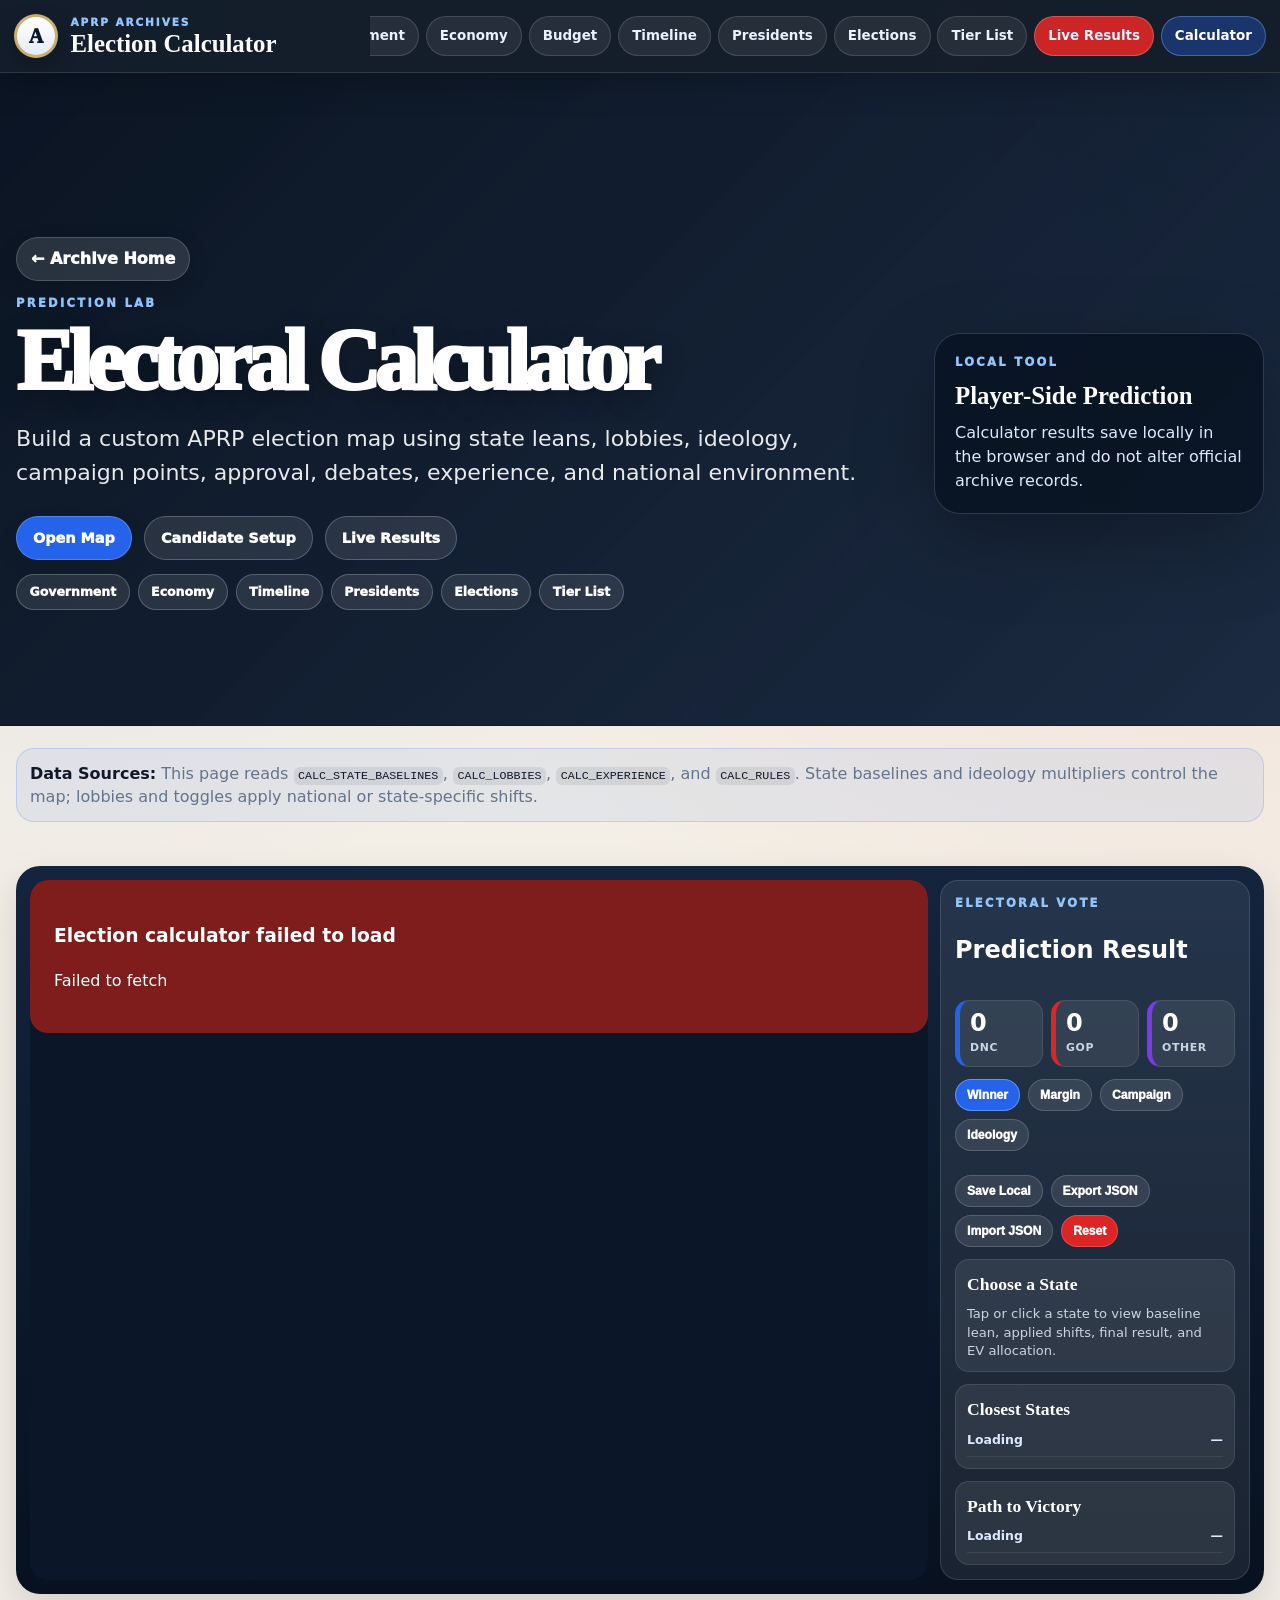
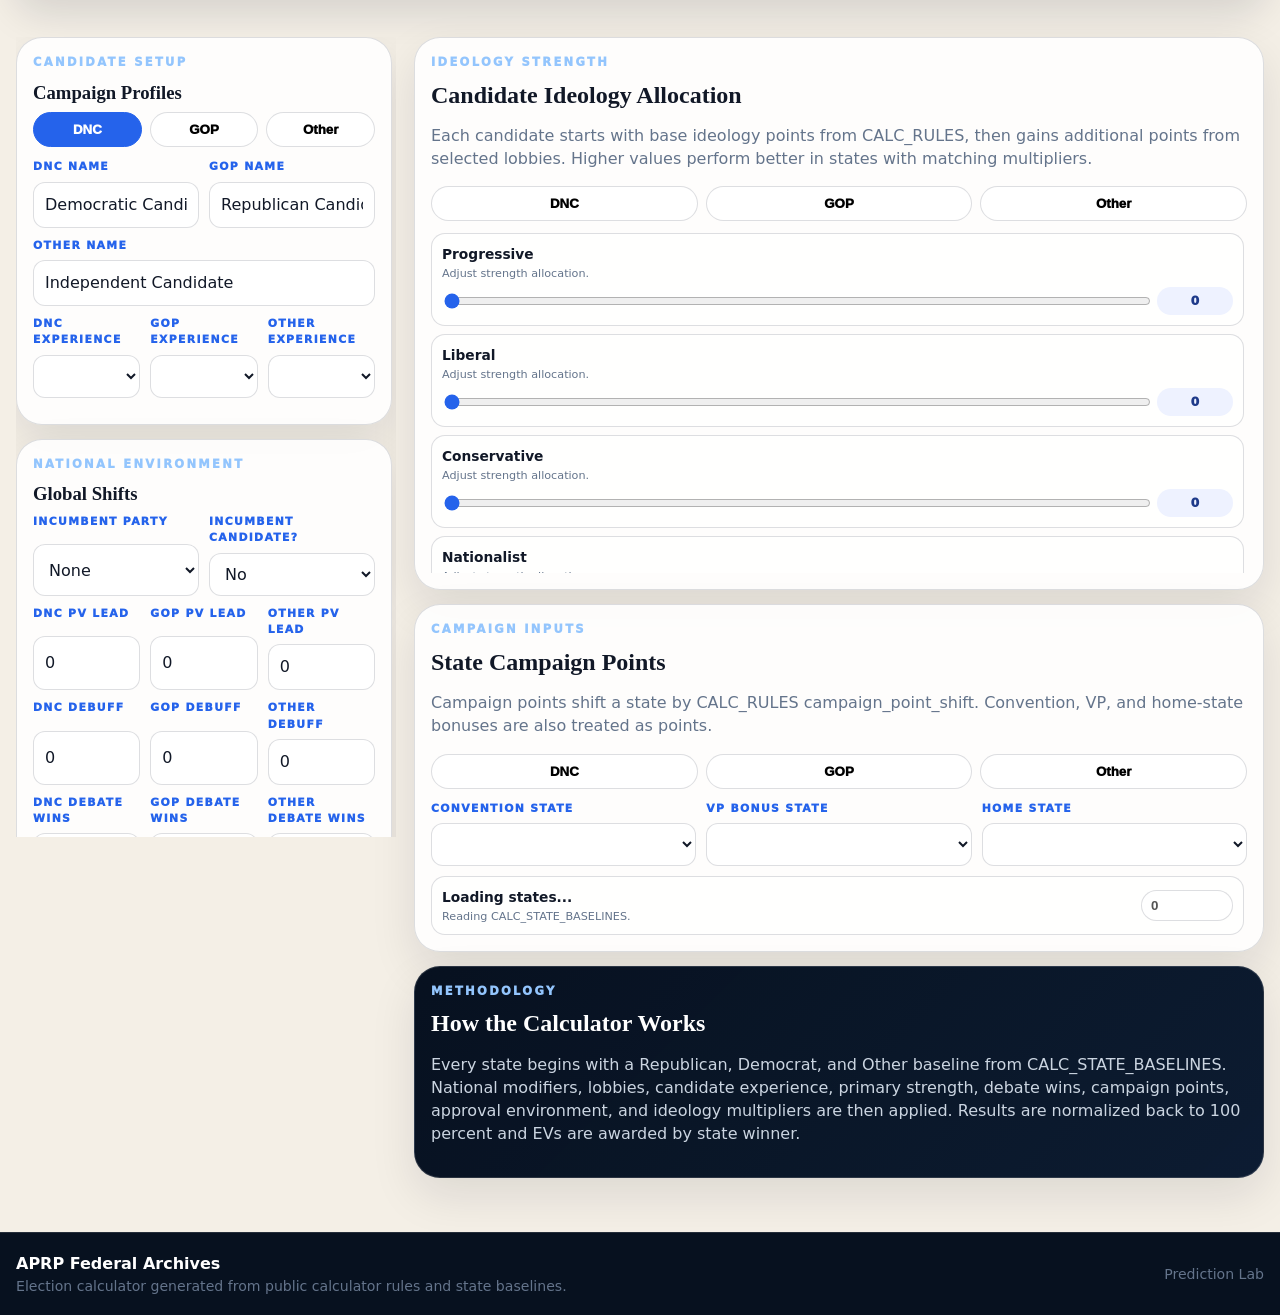
<file: public/election-calculator.html>
<!DOCTYPE html>
<html lang="en">
<head>
  <meta charset="UTF-8" />
  <meta name="viewport" content="initial-scale=1,maximum-scale=1,user-scalable=no" />

  <title>Election Calculator | APRP Federal Archives</title>

  <script src="https://api.mapbox.com/mapbox-gl-js/v2.13.0/mapbox-gl.js"></script>
  <link href="https://api.mapbox.com/mapbox-gl-js/v2.13.0/mapbox-gl.css" rel="stylesheet" />
  <link rel="stylesheet" href="./assets/css/app.css" />

  <style>
    .calculator-page {
      background:
        radial-gradient(circle at top left, rgba(37,99,235,.13), transparent 30%),
        radial-gradient(circle at top right, rgba(185,28,28,.10), transparent 34%),
        var(--paper, #f4efe6);
    }

    .calculator-hero {
      padding-top: 74px;
      padding-bottom: 26px;
    }

    .archive-home-return {
      display: inline-flex;
      align-items: center;
      justify-content: center;
      gap: 7px;
      width: fit-content;
      margin-bottom: 14px;
      padding: 9px 14px;
      border-radius: 999px;
      border: 1px solid rgba(255,255,255,.18);
      background: rgba(255,255,255,.12);
      color: #fff;
      text-decoration: none;
      font-weight: 950;
      backdrop-filter: blur(10px);
    }

    .archive-home-return:hover,
    .archive-home-return:focus {
      background: rgba(255,255,255,.22);
      outline: none;
    }

    .calculator-page-links {
      display: flex;
      flex-wrap: wrap;
      gap: 8px;
      margin-top: 14px;
    }

    .calculator-layout {
      display: grid;
      grid-template-columns: 380px minmax(0, 1fr);
      gap: 18px;
      align-items: start;
    }

    .calculator-sidebar {
      position: sticky;
      top: 86px;
      display: grid;
      gap: 14px;
      max-height: calc(100vh - 100px);
      overflow: auto;
      padding-right: 4px;
    }

    .calculator-main {
      display: grid;
      gap: 14px;
      min-width: 0;
    }

    .calc-card {
      border: 1px solid var(--border, rgba(15,23,42,.12));
      border-radius: var(--radius-lg, 22px);
      background: rgba(255,255,255,.88);
      box-shadow: var(--shadow-soft, 0 18px 45px rgba(15,23,42,.08));
      padding: 16px;
    }

    .calc-card.dark {
      background:
        linear-gradient(135deg, rgba(7,17,31,.98), rgba(13,28,51,.95)),
        #07111f;
      color: white;
      border-color: rgba(255,255,255,.14);
    }

    .calc-card.dark p,
    .calc-card.dark .text-small {
      color: #cbd5e1;
    }

    .calc-card h2,
    .calc-card h3 {
      margin: 0 0 10px;
      font-family: Georgia, serif;
      color: var(--ink, #111827);
      line-height: 1.05;
    }

    .calc-card.dark h2,
    .calc-card.dark h3 {
      color: white;
    }

    .calc-card p {
      color: var(--muted, #64748b);
      line-height: 1.45;
    }

    .calc-grid-2 {
      display: grid;
      grid-template-columns: 1fr 1fr;
      gap: 10px;
    }

    .calc-grid-3 {
      display: grid;
      grid-template-columns: repeat(3, minmax(0, 1fr));
      gap: 10px;
    }

    .calc-field {
      display: grid;
      gap: 6px;
      margin-bottom: 10px;
    }

    .calc-field label {
      font-size: .68rem;
      font-weight: 950;
      letter-spacing: .12em;
      text-transform: uppercase;
      color: var(--blue, #2563eb);
    }

    .calc-field input,
    .calc-field select {
      width: 100%;
      border: 1px solid var(--border, rgba(15,23,42,.12));
      border-radius: 12px;
      padding: 10px 11px;
      font: inherit;
      background: white;
      color: var(--ink, #111827);
      outline: none;
    }

    .calc-field input:focus,
    .calc-field select:focus {
      border-color: rgba(37,99,235,.55);
      box-shadow: 0 0 0 3px rgba(37,99,235,.13);
    }

    .calc-toggle-row {
      display: grid;
      gap: 8px;
    }

    .calc-toggle {
      display: flex;
      align-items: center;
      justify-content: space-between;
      gap: 10px;
      border: 1px solid var(--border, rgba(15,23,42,.12));
      border-radius: 14px;
      padding: 10px;
      background: rgba(255,255,255,.72);
    }

    .calc-toggle strong {
      display: block;
      font-size: .9rem;
      color: var(--ink, #111827);
    }

    .calc-toggle span {
      display: block;
      margin-top: 3px;
      color: var(--muted, #64748b);
      font-size: .72rem;
      line-height: 1.25;
    }

    .calc-toggle select {
      min-width: 95px;
      border: 1px solid var(--border, rgba(15,23,42,.12));
      border-radius: 999px;
      padding: 7px 9px;
      background: white;
      font-weight: 850;
    }

    .candidate-tabs {
      display: grid;
      grid-template-columns: repeat(3, minmax(0, 1fr));
      gap: 8px;
      margin-bottom: 12px;
    }

    .candidate-tab {
      border: 1px solid var(--border, rgba(15,23,42,.12));
      border-radius: 999px;
      padding: 9px 10px;
      background: white;
      font-weight: 950;
      cursor: pointer;
    }

    .candidate-tab.is-active[data-candidate="left"] {
      background: #2563eb;
      color: white;
      border-color: #2563eb;
    }

    .candidate-tab.is-active[data-candidate="right"] {
      background: #dc2626;
      color: white;
      border-color: #dc2626;
    }

    .candidate-tab.is-active[data-candidate="other"] {
      background: #7c3aed;
      color: white;
      border-color: #7c3aed;
    }

    .lobby-list,
    .ideology-list,
    .state-campaign-list {
      display: grid;
      gap: 8px;
      max-height: 340px;
      overflow: auto;
      padding-right: 3px;
    }

    .lobby-item,
    .ideology-item,
    .state-campaign-item {
      border: 1px solid var(--border, rgba(15,23,42,.12));
      border-radius: 14px;
      padding: 10px;
      background: rgba(255,255,255,.72);
    }

    .lobby-item {
      display: grid;
      grid-template-columns: 1fr auto;
      gap: 8px;
      align-items: center;
    }

    .lobby-item strong,
    .ideology-item strong,
    .state-campaign-item strong {
      display: block;
      font-size: .86rem;
      color: var(--ink, #111827);
    }

    .lobby-item span,
    .ideology-item span,
    .state-campaign-item span {
      display: block;
      color: var(--muted, #64748b);
      font-size: .7rem;
      line-height: 1.25;
      margin-top: 2px;
    }

    .lobby-item select {
      border: 1px solid var(--border, rgba(15,23,42,.12));
      border-radius: 999px;
      padding: 7px 9px;
      background: white;
      font-weight: 850;
    }

    .ideology-control {
      display: grid;
      grid-template-columns: 1fr 76px;
      gap: 8px;
      align-items: center;
      margin-top: 6px;
    }

    .ideology-control input {
      width: 100%;
      accent-color: #2563eb;
    }

    .ideology-control output {
      text-align: center;
      border-radius: 999px;
      background: #eef2ff;
      color: #1e3a8a;
      padding: 5px 7px;
      font-size: .76rem;
      font-weight: 950;
    }

    .state-campaign-item {
      display: grid;
      grid-template-columns: 1fr 92px;
      gap: 10px;
      align-items: center;
    }

    .state-campaign-item input {
      width: 100%;
      border: 1px solid var(--border, rgba(15,23,42,.12));
      border-radius: 999px;
      padding: 7px 9px;
      background: white;
      font-weight: 850;
    }

    .calculator-map-shell {
      display: grid;
      grid-template-columns: minmax(0, 1fr) 310px;
      gap: 12px;
      min-height: 620px;
      border-radius: 24px;
      padding: 14px;
      background: linear-gradient(180deg, #13243d, #07111f);
      box-shadow: 0 18px 42px rgba(15,23,42,.14);
      overflow: hidden;
    }

    #calculator-map {
      min-height: 590px;
      border-radius: 18px;
      overflow: hidden;
      background: #0b1728;
    }

    .calculator-map-side {
      border: 1px solid rgba(255,255,255,.12);
      border-radius: 18px;
      background: rgba(255,255,255,.08);
      color: white;
      padding: 14px;
      display: grid;
      align-content: start;
      gap: 12px;
    }

    .ev-score-grid {
      display: grid;
      grid-template-columns: 1fr 1fr 1fr;
      gap: 8px;
    }

    .ev-score {
      border-radius: 14px;
      padding: 10px;
      background: rgba(255,255,255,.08);
      border: 1px solid rgba(255,255,255,.10);
    }

    .ev-score strong {
      display: block;
      font-size: 1.5rem;
      line-height: 1;
    }

    .ev-score span {
      display: block;
      margin-top: 5px;
      color: #cbd5e1;
      font-size: .68rem;
      font-weight: 850;
      text-transform: uppercase;
      letter-spacing: .06em;
    }

    .ev-score.left {
      border-left: 5px solid #2563eb;
    }

    .ev-score.right {
      border-left: 5px solid #dc2626;
    }

    .ev-score.other {
      border-left: 5px solid #7c3aed;
    }

    .map-mode-buttons {
      display: flex;
      flex-wrap: wrap;
      gap: 8px;
    }

    .map-mode-buttons button,
    .calculator-actions button,
    .calculator-actions a {
      border: 1px solid rgba(255,255,255,.16);
      border-radius: 999px;
      padding: 8px 11px;
      background: rgba(255,255,255,.10);
      color: white;
      font-weight: 950;
      font-size: .76rem;
      cursor: pointer;
      text-decoration: none;
    }

    .map-mode-buttons button.is-active {
      background: #2563eb;
      border-color: rgba(147,197,253,.5);
    }

    .calculator-actions {
      display: flex;
      flex-wrap: wrap;
      gap: 8px;
    }

    .calculator-actions .danger {
      background: #dc2626;
    }

    .selected-state-box,
    .closest-box,
    .path-box {
      border-radius: 14px;
      padding: 11px;
      background: rgba(255,255,255,.08);
      border: 1px solid rgba(255,255,255,.10);
    }

    .selected-state-box h3,
    .closest-box h3,
    .path-box h3 {
      margin: 0 0 8px;
      color: white;
      font-family: Georgia, serif;
      font-size: 1.1rem;
    }

    .selected-state-box p,
    .closest-box p,
    .path-box p {
      margin: 0;
      color: #cbd5e1;
      font-size: .82rem;
      line-height: 1.4;
    }

    .result-list {
      display: grid;
      gap: 7px;
      margin-top: 8px;
    }

    .result-row {
      display: flex;
      justify-content: space-between;
      gap: 8px;
      border-bottom: 1px solid rgba(255,255,255,.08);
      padding-bottom: 6px;
      color: #dbeafe;
      font-size: .78rem;
      font-weight: 850;
    }

    .calculator-notice {
      border: 1px solid rgba(37,99,235,.18);
      border-radius: 18px;
      background: rgba(37,99,235,.07);
      padding: 13px;
      color: var(--muted, #64748b);
      line-height: 1.45;
    }

    .calculator-notice strong {
      color: var(--ink, #111827);
    }

    @media (max-width: 1180px) {
      .calculator-layout,
      .calculator-map-shell {
        grid-template-columns: 1fr;
      }

      .calculator-sidebar {
        position: static;
        max-height: none;
        overflow: visible;
      }

      #calculator-map {
        min-height: 470px;
      }

      .calculator-map-shell {
        min-height: 0;
      }
    }

    @media (max-width: 760px) {
      .archive-home-return {
        width: 100%;
      }

      .hero-actions .btn,
      .calculator-page-links .btn {
        width: 100%;
        justify-content: center;
      }

      .calc-grid-2,
      .calc-grid-3,
      .candidate-tabs,
      .ev-score-grid {
        grid-template-columns: 1fr;
      }

      .lobby-item,
      .state-campaign-item {
        grid-template-columns: 1fr;
      }

      #calculator-map {
        min-height: 390px;
      }
    }
  </style>
</head>

<body class="calculator-page">
  <a class="skip-link" href="#main">Skip to main content</a>

  <div class="page-shell compact-page">
    <header class="site-header" data-collapsing-header>
      <div class="header-inner">
        <a class="brand" href="./index.html" aria-label="APRP Federal Archives home">
          <span class="brand-mark">A</span>
          <span class="brand-text">
            <span class="brand-kicker">APRP Archives</span>
            <span class="brand-title">Election Calculator</span>
          </span>
        </a>

        <nav class="primary-nav" data-aprp-nav aria-label="Primary navigation"></nav>
      </div>
    </header>

    <section class="archive-hero compact calculator-hero">
      <div class="hero-content">
        <div>
          <a class="archive-home-return" href="./index.html">← Archive Home</a>

          <div class="hero-kicker">Prediction Lab</div>
          <h1 class="hero-title">Electoral Calculator</h1>
          <p class="hero-subtitle">
            Build a custom APRP election map using state leans, lobbies, ideology,
            campaign points, approval, debates, experience, and national environment.
          </p>

          <div class="hero-actions">
            <a class="btn btn-blue" href="#calculator-map-section">Open Map</a>
            <a class="btn btn-outline" href="#candidate-setup">Candidate Setup</a>
            <a class="btn btn-outline" href="./live-results.html">Live Results</a>
          </div>

          <div class="calculator-page-links">
            <a class="btn btn-small btn-outline" href="./government.html">Government</a>
            <a class="btn btn-small btn-outline" href="./economy.html">Economy</a>
            <a class="btn btn-small btn-outline" href="./timeline.html">Timeline</a>
            <a class="btn btn-small btn-outline" href="./hall-of-presidents.html">Presidents</a>
            <a class="btn btn-small btn-outline" href="./elections.html">Elections</a>
            <a class="btn btn-small btn-outline" href="./president-tierlist.html">Tier List</a>
          </div>
        </div>

        <aside class="hero-side-card">
          <div class="eyebrow">Local Tool</div>
          <h2>Player-Side Prediction</h2>
          <p>
            Calculator results save locally in the browser and do not alter official archive records.
          </p>
        </aside>
      </div>
    </section>

    <main id="main">
      <section class="section section-tight">
        <div class="container-wide">
          <div class="calculator-notice">
            <strong>Data Sources:</strong>
            This page reads <code>CALC_STATE_BASELINES</code>, <code>CALC_LOBBIES</code>,
            <code>CALC_EXPERIENCE</code>, and <code>CALC_RULES</code>. State baselines and ideology
            multipliers control the map; lobbies and toggles apply national or state-specific shifts.
          </div>
        </div>
      </section>

      <section class="section section-tight" id="calculator-map-section">
        <div class="container-wide calculator-map-shell">
          <div id="calculator-map"></div>

          <aside class="calculator-map-side">
            <div>
              <div class="eyebrow">Electoral Vote</div>
              <h2>Prediction Result</h2>
            </div>

            <div class="ev-score-grid">
              <div class="ev-score left">
                <strong id="calc-left-ev">0</strong>
                <span id="calc-left-label">DNC</span>
              </div>

              <div class="ev-score right">
                <strong id="calc-right-ev">0</strong>
                <span id="calc-right-label">GOP</span>
              </div>

              <div class="ev-score other">
                <strong id="calc-other-ev">0</strong>
                <span id="calc-other-label">Other</span>
              </div>
            </div>

            <div class="map-mode-buttons" aria-label="Calculator map modes">
              <button type="button" class="is-active" data-calc-map-mode="winner">Winner</button>
              <button type="button" data-calc-map-mode="margin">Margin</button>
              <button type="button" data-calc-map-mode="campaign">Campaign</button>
              <button type="button" data-calc-map-mode="ideology">Ideology</button>
            </div>

            <div class="calculator-actions">
              <button type="button" id="calc-save-button">Save Local</button>
              <button type="button" id="calc-export-button">Export JSON</button>
              <button type="button" id="calc-import-button">Import JSON</button>
              <button type="button" class="danger" id="calc-reset-button">Reset</button>
            </div>

            <div class="selected-state-box" id="calc-selected-state">
              <h3>Choose a State</h3>
              <p>Tap or click a state to view baseline lean, applied shifts, final result, and EV allocation.</p>
            </div>

            <div class="closest-box">
              <h3>Closest States</h3>
              <div class="result-list" id="calc-closest-states">
                <div class="result-row"><span>Loading</span><strong>—</strong></div>
              </div>
            </div>

            <div class="path-box">
              <h3>Path to Victory</h3>
              <div class="result-list" id="calc-path-to-victory">
                <div class="result-row"><span>Loading</span><strong>—</strong></div>
              </div>
            </div>
          </aside>
        </div>
      </section>

      <section class="section section-tight">
        <div class="container-wide calculator-layout">
          <aside class="calculator-sidebar">
            <section class="calc-card" id="candidate-setup">
              <div class="eyebrow">Candidate Setup</div>
              <h3>Campaign Profiles</h3>

              <div class="candidate-tabs">
                <button type="button" class="candidate-tab is-active" data-candidate="left">DNC</button>
                <button type="button" class="candidate-tab" data-candidate="right">GOP</button>
                <button type="button" class="candidate-tab" data-candidate="other">Other</button>
              </div>

              <div class="calc-grid-2">
                <div class="calc-field">
                  <label for="calc-left-name">DNC Name</label>
                  <input id="calc-left-name" data-calc-name="left" type="text" value="Democratic Candidate" />
                </div>

                <div class="calc-field">
                  <label for="calc-right-name">GOP Name</label>
                  <input id="calc-right-name" data-calc-name="right" type="text" value="Republican Candidate" />
                </div>
              </div>

              <div class="calc-field">
                <label for="calc-other-name">Other Name</label>
                <input id="calc-other-name" data-calc-name="other" type="text" value="Independent Candidate" />
              </div>

              <div class="calc-grid-3">
                <div class="calc-field">
                  <label for="calc-left-experience">DNC Experience</label>
                  <select id="calc-left-experience" data-calc-experience="left"></select>
                </div>

                <div class="calc-field">
                  <label for="calc-right-experience">GOP Experience</label>
                  <select id="calc-right-experience" data-calc-experience="right"></select>
                </div>

                <div class="calc-field">
                  <label for="calc-other-experience">Other Experience</label>
                  <select id="calc-other-experience" data-calc-experience="other"></select>
                </div>
              </div>
            </section>

            <section class="calc-card">
              <div class="eyebrow">National Environment</div>
              <h3>Global Shifts</h3>

              <div class="calc-grid-2">
                <div class="calc-field">
                  <label for="calc-incumbent-party">Incumbent Party</label>
                  <select id="calc-incumbent-party">
                    <option value="">None</option>
                    <option value="left">DNC</option>
                    <option value="right">GOP</option>
                    <option value="other">Other</option>
                  </select>
                </div>

                <div class="calc-field">
                  <label for="calc-incumbent-candidate">Incumbent Candidate?</label>
                  <select id="calc-incumbent-candidate">
                    <option value="">No</option>
                    <option value="left">DNC</option>
                    <option value="right">GOP</option>
                    <option value="other">Other</option>
                  </select>
                </div>
              </div>

              <div class="calc-grid-3">
                <div class="calc-field">
                  <label for="calc-left-pv-lead">DNC PV Lead</label>
                  <input id="calc-left-pv-lead" data-calc-pv="left" type="number" step="0.1" value="0" />
                </div>

                <div class="calc-field">
                  <label for="calc-right-pv-lead">GOP PV Lead</label>
                  <input id="calc-right-pv-lead" data-calc-pv="right" type="number" step="0.1" value="0" />
                </div>

                <div class="calc-field">
                  <label for="calc-other-pv-lead">Other PV Lead</label>
                  <input id="calc-other-pv-lead" data-calc-pv="other" type="number" step="0.1" value="0" />
                </div>
              </div>

              <div class="calc-grid-3">
                <div class="calc-field">
                  <label for="calc-left-debuff">DNC Debuff</label>
                  <input id="calc-left-debuff" data-calc-debuff="left" type="number" step="0.1" value="0" />
                </div>

                <div class="calc-field">
                  <label for="calc-right-debuff">GOP Debuff</label>
                  <input id="calc-right-debuff" data-calc-debuff="right" type="number" step="0.1" value="0" />
                </div>

                <div class="calc-field">
                  <label for="calc-other-debuff">Other Debuff</label>
                  <input id="calc-other-debuff" data-calc-debuff="other" type="number" step="0.1" value="0" />
                </div>
              </div>

              <div class="calc-grid-3">
                <div class="calc-field">
                  <label for="calc-left-debates">DNC Debate Wins</label>
                  <input id="calc-left-debates" data-calc-debates="left" type="number" min="0" step="1" value="0" />
                </div>

                <div class="calc-field">
                  <label for="calc-right-debates">GOP Debate Wins</label>
                  <input id="calc-right-debates" data-calc-debates="right" type="number" min="0" step="1" value="0" />
                </div>

                <div class="calc-field">
                  <label for="calc-other-debates">Other Debate Wins</label>
                  <input id="calc-other-debates" data-calc-debates="other" type="number" min="0" step="1" value="0" />
                </div>
              </div>
            </section>

            <section class="calc-card">
              <div class="eyebrow">Primary Strength</div>
              <h3>Nomination Result</h3>

              <div class="calc-grid-3">
                <div class="calc-field">
                  <label for="calc-left-primary">DNC Primary</label>
                  <select id="calc-left-primary" data-calc-primary="left">
                    <option value="contested">Contested</option>
                    <option value="80plus">80%+</option>
                    <option value="unopposed">Unopposed</option>
                  </select>
                </div>

                <div class="calc-field">
                  <label for="calc-right-primary">GOP Primary</label>
                  <select id="calc-right-primary" data-calc-primary="right">
                    <option value="contested">Contested</option>
                    <option value="80plus">80%+</option>
                    <option value="unopposed">Unopposed</option>
                  </select>
                </div>

                <div class="calc-field">
                  <label for="calc-other-primary">Other Primary</label>
                  <select id="calc-other-primary" data-calc-primary="other">
                    <option value="contested">Contested</option>
                    <option value="80plus">80%+</option>
                    <option value="unopposed">Unopposed</option>
                  </select>
                </div>
              </div>
            </section>

            <section class="calc-card">
              <div class="eyebrow">Lobby Selector</div>
              <h3>Endorsements & PACs</h3>
              <p class="text-small">
                Lobby bonuses come from CALC_LOBBIES and can apply nationally or to listed states.
              </p>

              <div class="lobby-list" id="calc-lobby-list">
                <div class="lobby-item">
                  <div>
                    <strong>Loading lobbies...</strong>
                    <span>Reading CALC_LOBBIES.</span>
                  </div>
                </div>
              </div>
            </section>
          </aside>

          <section class="calculator-main">
            <section class="calc-card">
              <div class="eyebrow">Ideology Strength</div>
              <h2>Candidate Ideology Allocation</h2>
              <p>
                Each candidate starts with base ideology points from CALC_RULES, then gains additional points
                from selected lobbies. Higher values perform better in states with matching multipliers.
              </p>

              <div class="candidate-tabs">
                <button type="button" class="candidate-tab is-active" data-ideology-candidate="left">DNC</button>
                <button type="button" class="candidate-tab" data-ideology-candidate="right">GOP</button>
                <button type="button" class="candidate-tab" data-ideology-candidate="other">Other</button>
              </div>

              <div class="ideology-list" id="calc-ideology-list">
                <div class="ideology-item">
                  <strong>Progressive</strong>
                  <span>Adjust strength allocation.</span>
                  <div class="ideology-control">
                    <input type="range" min="0" max="100" value="0" data-ideology="progressive" />
                    <output>0</output>
                  </div>
                </div>

                <div class="ideology-item">
                  <strong>Liberal</strong>
                  <span>Adjust strength allocation.</span>
                  <div class="ideology-control">
                    <input type="range" min="0" max="100" value="0" data-ideology="liberal" />
                    <output>0</output>
                  </div>
                </div>

                <div class="ideology-item">
                  <strong>Conservative</strong>
                  <span>Adjust strength allocation.</span>
                  <div class="ideology-control">
                    <input type="range" min="0" max="100" value="0" data-ideology="conservative" />
                    <output>0</output>
                  </div>
                </div>

                <div class="ideology-item">
                  <strong>Nationalist</strong>
                  <span>Adjust strength allocation.</span>
                  <div class="ideology-control">
                    <input type="range" min="0" max="100" value="0" data-ideology="nationalist" />
                    <output>0</output>
                  </div>
                </div>

                <div class="ideology-item">
                  <strong>Libertarian</strong>
                  <span>Adjust strength allocation.</span>
                  <div class="ideology-control">
                    <input type="range" min="0" max="100" value="0" data-ideology="libertarian" />
                    <output>0</output>
                  </div>
                </div>

                <div class="ideology-item">
                  <strong>Populist</strong>
                  <span>Adjust strength allocation.</span>
                  <div class="ideology-control">
                    <input type="range" min="0" max="100" value="0" data-ideology="populist" />
                    <output>0</output>
                  </div>
                </div>
              </div>
            </section>

            <section class="calc-card">
              <div class="eyebrow">Campaign Inputs</div>
              <h2>State Campaign Points</h2>
              <p>
                Campaign points shift a state by CALC_RULES campaign_point_shift. Convention, VP,
                and home-state bonuses are also treated as points.
              </p>

              <div class="candidate-tabs">
                <button type="button" class="candidate-tab is-active" data-campaign-candidate="left">DNC</button>
                <button type="button" class="candidate-tab" data-campaign-candidate="right">GOP</button>
                <button type="button" class="candidate-tab" data-campaign-candidate="other">Other</button>
              </div>

              <div class="calc-grid-3">
                <div class="calc-field">
                  <label for="calc-convention-state">Convention State</label>
                  <select id="calc-convention-state" data-special-state="convention"></select>
                </div>

                <div class="calc-field">
                  <label for="calc-vp-state">VP Bonus State</label>
                  <select id="calc-vp-state" data-special-state="vp"></select>
                </div>

                <div class="calc-field">
                  <label for="calc-home-state">Home State</label>
                  <select id="calc-home-state" data-special-state="home"></select>
                </div>
              </div>

              <div class="state-campaign-list" id="calc-state-campaign-list">
                <div class="state-campaign-item">
                  <div>
                    <strong>Loading states...</strong>
                    <span>Reading CALC_STATE_BASELINES.</span>
                  </div>
                  <input type="number" value="0" disabled />
                </div>
              </div>
            </section>

            <section class="calc-card dark">
              <div class="eyebrow">Methodology</div>
              <h2>How the Calculator Works</h2>
              <p>
                Every state begins with a Republican, Democrat, and Other baseline from CALC_STATE_BASELINES.
                National modifiers, lobbies, candidate experience, primary strength, debate wins, campaign
                points, approval environment, and ideology multipliers are then applied. Results are normalized
                back to 100 percent and EVs are awarded by state winner.
              </p>
            </section>
          </section>
        </div>
      </section>
    </main>

    <footer class="site-footer">
      <div class="footer-inner">
        <div>
          <strong>APRP Federal Archives</strong>
          <div class="text-small">Election calculator generated from public calculator rules and state baselines.</div>
        </div>
        <div class="text-small">Prediction Lab</div>
      </div>
    </footer>

    <nav class="mobile-bottom-nav" data-mobile-nav aria-label="Mobile navigation"></nav>
  </div>

  <script src="./assets/js/sheets.js"></script>
  <script src="./assets/js/shared.js"></script>
  <script src="./assets/js/election-calculator.js"></script>
</body>
</html>
</file>
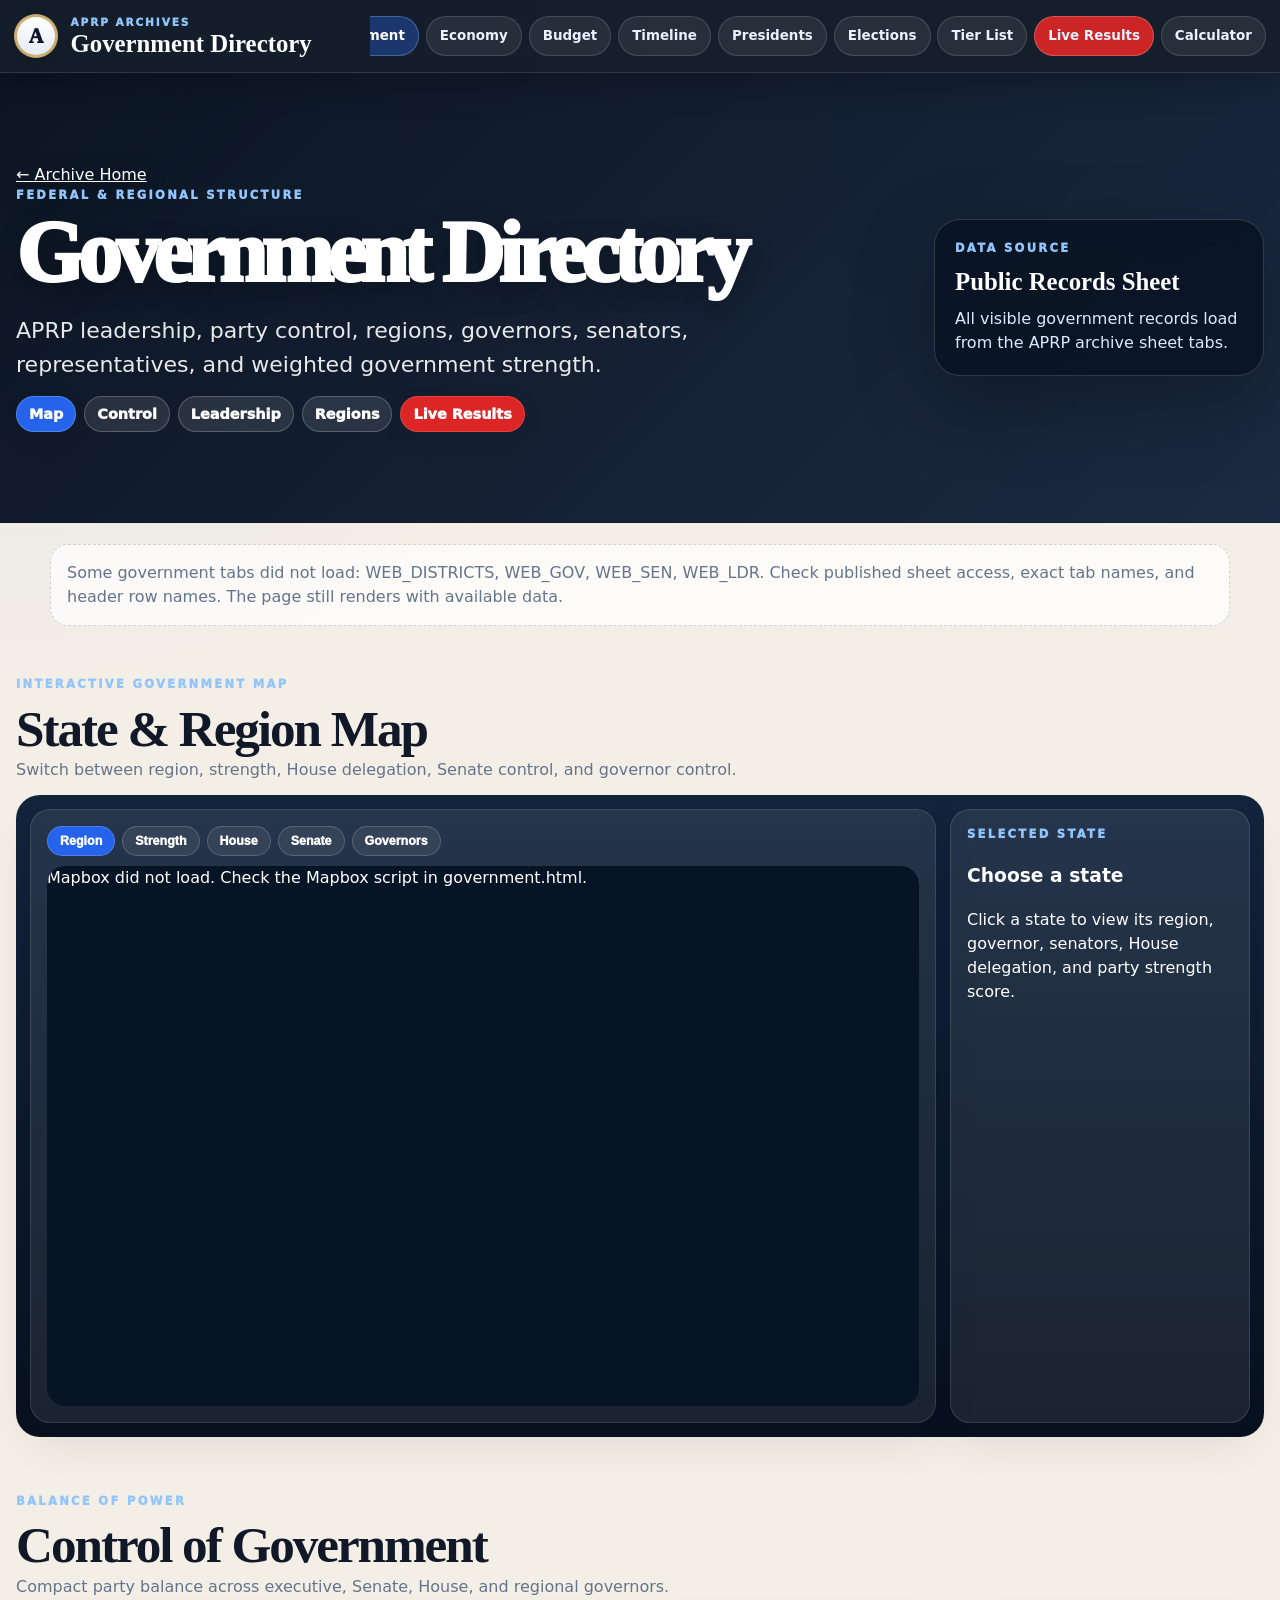
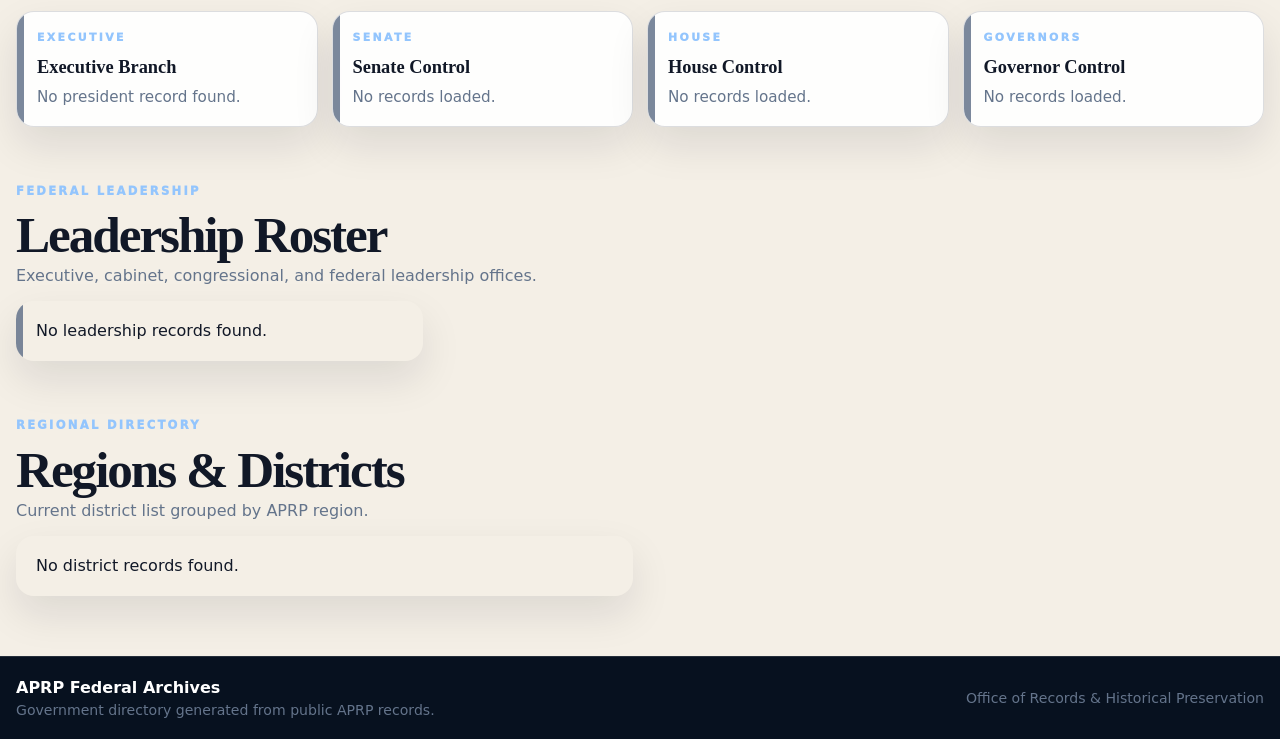
<file: public/government.html>
<!DOCTYPE html>
<html lang="en">
<head>
  <meta charset="UTF-8" />
  <meta name="viewport" content="initial-scale=1,maximum-scale=1,user-scalable=no" />

  <title>Government Directory | APRP Federal Archives</title>

  <script src="https://api.mapbox.com/mapbox-gl-js/v2.13.0/mapbox-gl.js"></script>
  <link href="https://api.mapbox.com/mapbox-gl-js/v2.13.0/mapbox-gl.css" rel="stylesheet" />
  <link rel="stylesheet" href="./assets/css/app.css" />

  <style>
    .gov-page {
      --dnc: #2563eb;
      --gop: #b91c1c;
      --ind: #7c3aed;
      --vacant: #64748b;
      --card-radius: 18px;
    }

    .gov-page .section {
      padding-top: 28px;
      padding-bottom: 28px;
    }

    .gov-page .section-title {
      font-size: clamp(2rem, 4vw, 3.6rem);
      line-height: .92;
      margin-bottom: 6px;
    }

    .gov-page .section-subtitle {
      max-width: 780px;
      margin-top: 0;
    }

    .gov-top-nav {
      display: flex;
      flex-wrap: wrap;
      gap: 8px;
      margin-top: 14px;
    }

    .gov-top-nav .btn {
      min-height: 36px;
      padding: 7px 12px;
    }

    .gov-compact-card-grid {
      display: grid;
      grid-template-columns: repeat(4, minmax(0, 1fr));
      gap: 14px;
    }

    .gov-balance-card,
    #leadership-grid > *,
    #region-directory > * {
      border-radius: var(--card-radius) !important;
      min-height: 0 !important;
      padding: 18px 20px !important;
      box-shadow: 0 18px 40px rgba(15,23,42,.10) !important;
      overflow: hidden;
      position: relative;
    }

    .gov-balance-card::before,
    #leadership-grid > *::before {
      content: "";
      position: absolute;
      inset: 0 auto 0 0;
      width: 7px;
      background: var(--vacant);
      opacity: .85;
    }

    .gov-balance-card h3,
    #leadership-grid h3 {
      font-size: 1.15rem;
      margin: 6px 0 8px;
    }

    .gov-balance-card p,
    #leadership-grid p {
      margin: 0;
      line-height: 1.45;
      font-size: .95rem;
    }

    #leadership-grid {
      display: grid;
      grid-template-columns: repeat(3, minmax(0, 1fr));
      gap: 14px;
    }

    #leadership-grid .eyebrow,
    .gov-balance-card .eyebrow {
      font-size: .68rem;
      letter-spacing: .22em;
    }

    .status-badge,
    .party-badge {
      display: inline-flex;
      align-items: center;
      width: fit-content;
      min-height: 22px;
      padding: 3px 8px;
      border-radius: 999px;
      font-size: .7rem;
      font-weight: 950;
      letter-spacing: .08em;
      text-transform: uppercase;
      background: #e2e8f0;
      color: #334155;
      margin-top: 3px;
    }

    .party-dnc,
    .status-badge:contains("DNC") {
      background: rgba(37,99,235,.12);
      color: var(--dnc);
    }

    .party-gop {
      background: rgba(185,28,28,.12);
      color: var(--gop);
    }

    .party-ind {
      background: rgba(124,58,237,.12);
      color: var(--ind);
    }

    .party-vacant {
      background: rgba(100,116,139,.14);
      color: var(--vacant);
    }

    #leadership-grid > *:has(.party-dnc),
    #leadership-grid > *:has(.status-badge:nth-last-child(n)) {
      background: linear-gradient(135deg, rgba(37,99,235,.10), #fff 45%);
    }

    #leadership-grid > *:has(.party-gop) {
      background: linear-gradient(135deg, rgba(185,28,28,.10), #fff 45%);
    }

    #leadership-grid > *:has(.party-ind) {
      background: linear-gradient(135deg, rgba(124,58,237,.10), #fff 45%);
    }

    #leadership-grid > *:has(.party-vacant) {
      background: linear-gradient(135deg, rgba(100,116,139,.10), #fff 45%);
    }

    #leadership-grid > *:has(.party-dnc)::before { background: var(--dnc); }
    #leadership-grid > *:has(.party-gop)::before { background: var(--gop); }
    #leadership-grid > *:has(.party-ind)::before { background: var(--ind); }
    #leadership-grid > *:has(.party-vacant)::before { background: var(--vacant); }

    .split-bar {
      display: flex;
      height: 11px;
      width: 100%;
      overflow: hidden;
      border-radius: 999px;
      background: #e5e7eb;
      margin: 10px 0 8px;
      border: 1px solid rgba(15,23,42,.08);
    }

    .split-bar > * {
      min-width: 4px;
      height: 100%;
    }

    .split-bar .party-dnc { background: var(--dnc); color: transparent; }
    .split-bar .party-gop { background: var(--gop); color: transparent; }
    .split-bar .party-ind { background: var(--ind); color: transparent; }
    .split-bar .party-vacant { background: var(--vacant); color: transparent; }

    .gov-map-shell-dark {
      display: grid;
      grid-template-columns: minmax(0, 1fr) 300px;
      gap: 14px;
      padding: 14px;
      border-radius: 24px;
    }

    .gov-map-panel-dark,
    .gov-state-detail-dark {
      border-radius: 20px;
    }

    .gov-map-frame-dark {
      min-height: 520px;
    }

    #government-mapbox {
      min-height: 520px;
      height: 58vh;
      border-radius: 16px;
      overflow: hidden;
    }

    .gov-map-mode-buttons {
      display: flex;
      flex-wrap: wrap;
      gap: 7px;
      margin-bottom: 10px;
    }

    .gov-map-mode-buttons button {
      min-height: 30px;
      padding: 6px 12px;
      border-radius: 999px;
      font-size: .78rem;
      font-weight: 950;
    }

    #region-directory {
      display: grid;
      grid-template-columns: repeat(2, minmax(0, 1fr));
      gap: 14px;
    }

    #region-directory table th,
    #region-directory table td {
      padding: 8px 10px;
      font-size: .86rem;
    }

    @media (max-width: 1100px) {
      .gov-compact-card-grid {
        grid-template-columns: repeat(2, minmax(0, 1fr));
      }

      #leadership-grid {
        grid-template-columns: repeat(2, minmax(0, 1fr));
      }

      .gov-map-shell-dark {
        grid-template-columns: 1fr;
      }
    }

    @media (max-width: 720px) {
      .gov-compact-card-grid,
      #leadership-grid,
      #region-directory {
        grid-template-columns: 1fr;
      }

      .gov-page .section {
        padding-top: 20px;
        padding-bottom: 20px;
      }

      #government-mapbox,
      .gov-map-frame-dark {
        min-height: 430px;
      }
    }
  </style>
</head>

<body class="gov-page">
  <a class="skip-link" href="#main">Skip to main content</a>

  <div class="page-shell compact-page">
    <header class="site-header" data-collapsing-header>
      <div class="header-inner">
        <a class="brand" href="./index.html">
          <span class="brand-mark">A</span>
          <span class="brand-text">
            <span class="brand-kicker">APRP Archives</span>
            <span class="brand-title">Government Directory</span>
          </span>
        </a>

        <nav class="primary-nav" data-aprp-nav></nav>
      </div>
    </header>

    <section class="archive-hero compact gov-hero-tight">
      <div class="hero-content">
        <div>
          <a class="archive-home-return" href="./index.html">← Archive Home</a>

          <div class="hero-kicker">Federal & Regional Structure</div>
          <h1 class="hero-title">Government Directory</h1>
          <p class="hero-subtitle">
            APRP leadership, party control, regions, governors, senators, representatives, and weighted government strength.
          </p>

          <div class="gov-top-nav">
            <a class="btn btn-blue" href="#government-map">Map</a>
            <a class="btn btn-outline" href="#control">Control</a>
            <a class="btn btn-outline" href="#leadership">Leadership</a>
            <a class="btn btn-outline" href="#regions">Regions</a>
            <a class="btn btn-red" href="./live-results.html">Live Results</a>
          </div>
        </div>

        <aside class="hero-side-card">
          <div class="eyebrow">Data Source</div>
          <h2>Public Records Sheet</h2>
          <p>All visible government records load from the APRP archive sheet tabs.</p>
        </aside>
      </div>
    </section>

    <main id="main">
      <section class="section-tight">
        <div class="container" id="government-notice"></div>
      </section>

      <section class="section section-tight" id="government-map">
        <div class="container-wide">
          <div class="section-header compact-section-header">
            <div>
              <div class="eyebrow">Interactive Government Map</div>
              <h2 class="section-title">State & Region Map</h2>
              <p class="section-subtitle">
                Switch between region, strength, House delegation, Senate control, and governor control.
              </p>
            </div>
          </div>

          <div class="map-shell gov-map-shell-dark">
            <section class="panel map-panel gov-map-panel-dark">
              <div class="map-mode-buttons gov-map-mode-buttons">
                <button type="button" class="is-active" data-map-mode="region">Region</button>
                <button type="button" data-map-mode="strength">Strength</button>
                <button type="button" data-map-mode="district">House</button>
                <button type="button" data-map-mode="senate">Senate</button>
                <button type="button" data-map-mode="governor">Governors</button>
              </div>

              <div class="map-frame gov-map-frame-dark" id="map-frame">
                <div id="government-mapbox"></div>
              </div>
            </section>

            <aside class="panel state-detail gov-state-detail-dark" id="state-detail">
              <div class="eyebrow">Selected State</div>
              <h3>Choose a state</h3>
              <p>
                Click a state to view its region, governor, senators, House delegation, and party strength score.
              </p>
            </aside>
          </div>
        </div>
      </section>

      <section class="section section-tight" id="control">
        <div class="container-wide">
          <div class="section-header compact-section-header">
            <div>
              <div class="eyebrow">Balance of Power</div>
              <h2 class="section-title">Control of Government</h2>
              <p class="section-subtitle">
                Compact party balance across executive, Senate, House, and regional governors.
              </p>
            </div>
          </div>

          <div class="gov-compact-card-grid">
            <article class="card compact-card gov-balance-card">
              <div class="eyebrow">Executive</div>
              <h3 id="exec-title">Executive Branch</h3>
              <p id="exec-summary">Loading executive leadership...</p>
            </article>

            <article class="card compact-card gov-balance-card">
              <div class="eyebrow">Senate</div>
              <h3>Senate Control</h3>
              <div id="senate-bar"></div>
            </article>

            <article class="card compact-card gov-balance-card">
              <div class="eyebrow">House</div>
              <h3>House Control</h3>
              <div id="house-bar"></div>
            </article>

            <article class="card compact-card gov-balance-card">
              <div class="eyebrow">Governors</div>
              <h3>Governor Control</h3>
              <div id="governor-bar"></div>
            </article>
          </div>
        </div>
      </section>

      <section class="section section-tight" id="leadership">
        <div class="container-wide">
          <div class="section-header compact-section-header">
            <div>
              <div class="eyebrow">Federal Leadership</div>
              <h2 class="section-title">Leadership Roster</h2>
              <p class="section-subtitle">
                Executive, cabinet, congressional, and federal leadership offices.
              </p>
            </div>
          </div>

          <div id="leadership-grid">
            <div class="notice">Loading leadership...</div>
          </div>
        </div>
      </section>

      <section class="section section-tight" id="regions">
        <div class="container-wide">
          <div class="section-header compact-section-header">
            <div>
              <div class="eyebrow">Regional Directory</div>
              <h2 class="section-title">Regions & Districts</h2>
              <p class="section-subtitle">
                Current district list grouped by APRP region.
              </p>
            </div>
          </div>

          <div id="region-directory">
            <div class="notice">Loading regions...</div>
          </div>
        </div>
      </section>
    </main>

    <footer class="site-footer">
      <div class="footer-inner">
        <div>
          <strong>APRP Federal Archives</strong>
          <div class="text-small">Government directory generated from public APRP records.</div>
        </div>
        <div class="text-small">Office of Records & Historical Preservation</div>
      </div>
    </footer>

    <nav class="mobile-bottom-nav" data-mobile-nav></nav>
  </div>

  <script src="./assets/js/sheets.js"></script>
  <script src="./assets/js/shared.js"></script>
  <script src="./assets/js/government.js"></script>
</body>
</html>
</file>
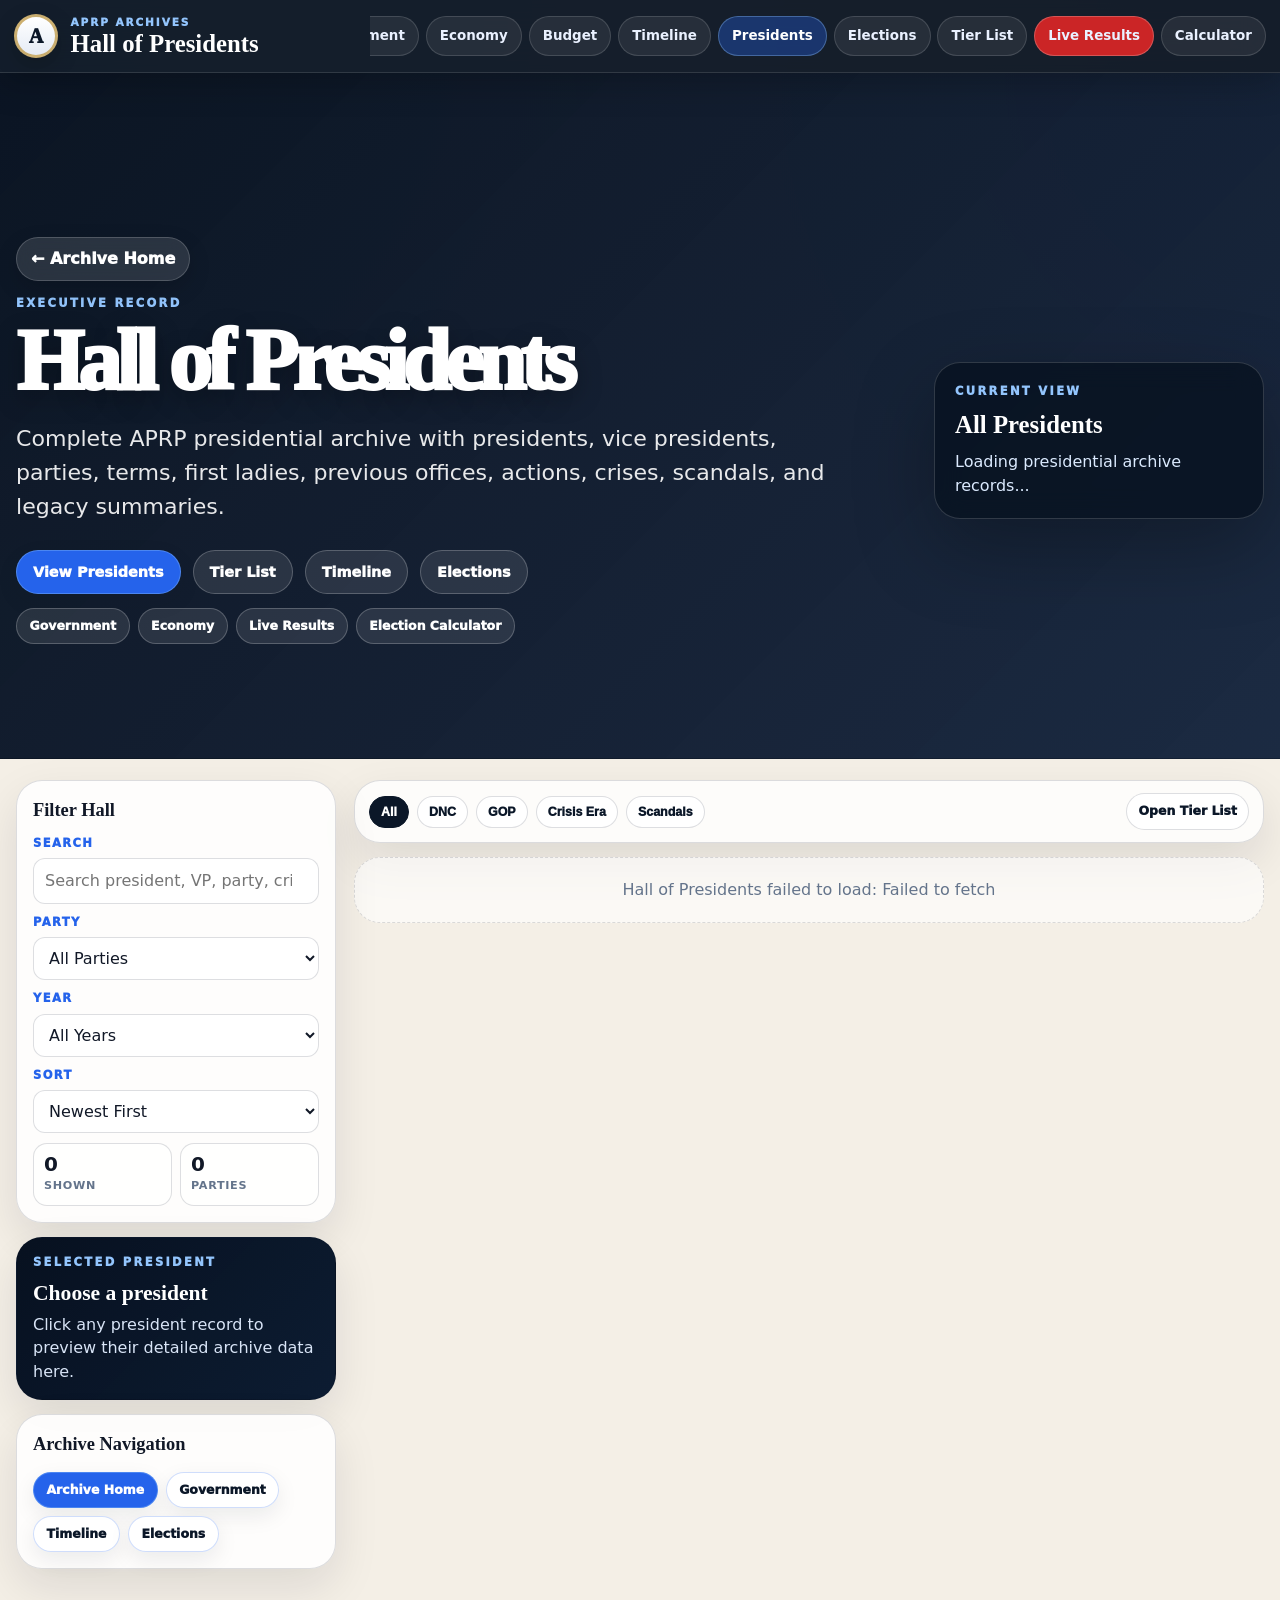
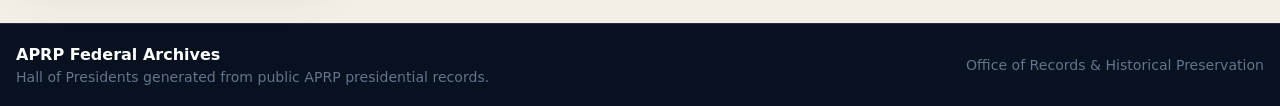
<file: public/hall-of-presidents.html>
<!DOCTYPE html>
<html lang="en">
<head>
  <meta charset="UTF-8" />
  <meta name="viewport" content="width=device-width, initial-scale=1.0" />

  <title>Hall of Presidents | APRP Federal Archives</title>

  <link rel="stylesheet" href="./assets/css/app.css" />

  <style>
    .presidents-page {
      background:
        radial-gradient(circle at top left, rgba(37,99,235,.13), transparent 30%),
        radial-gradient(circle at top right, rgba(185,28,28,.10), transparent 34%),
        var(--paper, #f4efe6);
    }

    .presidents-hero {
      padding-top: 74px;
      padding-bottom: 24px;
    }

    .archive-home-return {
      display: inline-flex;
      align-items: center;
      justify-content: center;
      gap: 7px;
      width: fit-content;
      margin-bottom: 14px;
      padding: 9px 14px;
      border-radius: 999px;
      border: 1px solid rgba(255,255,255,.18);
      background: rgba(255,255,255,.12);
      color: #fff;
      text-decoration: none;
      font-weight: 950;
      backdrop-filter: blur(10px);
    }

    .archive-home-return:hover,
    .archive-home-return:focus {
      background: rgba(255,255,255,.22);
      outline: none;
    }

    .presidents-layout {
      display: grid;
      grid-template-columns: 320px minmax(0, 1fr);
      gap: 18px;
      align-items: start;
    }

    .presidents-sidebar {
      position: sticky;
      top: 86px;
      display: grid;
      gap: 14px;
    }

    .presidents-card,
    .president-record,
    .selected-president-card {
      border: 1px solid var(--border, rgba(15,23,42,.12));
      border-radius: var(--radius-lg, 22px);
      background: rgba(255,255,255,.86);
      box-shadow: var(--shadow-soft, 0 18px 45px rgba(15,23,42,.08));
    }

    .presidents-card {
      padding: 16px;
    }

    .presidents-card h3 {
      margin: 0 0 10px;
      font-family: Georgia, serif;
      font-size: 1.15rem;
    }

    .presidents-field {
      display: grid;
      gap: 6px;
      margin-bottom: 10px;
    }

    .presidents-field label {
      font-size: .72rem;
      font-weight: 950;
      letter-spacing: .12em;
      text-transform: uppercase;
      color: var(--blue, #2563eb);
    }

    .presidents-field input,
    .presidents-field select {
      width: 100%;
      border: 1px solid var(--border, rgba(15,23,42,.12));
      border-radius: 12px;
      padding: 10px 11px;
      font: inherit;
      background: white;
      color: var(--ink, #111827);
      outline: none;
    }

    .presidents-stat-grid {
      display: grid;
      grid-template-columns: 1fr 1fr;
      gap: 8px;
    }

    .presidents-stat {
      padding: 10px;
      border-radius: 14px;
      border: 1px solid var(--border, rgba(15,23,42,.12));
      background: rgba(255,255,255,.72);
    }

    .presidents-stat strong {
      display: block;
      font-size: 1.25rem;
      line-height: 1;
      color: var(--ink, #111827);
    }

    .presidents-stat span {
      display: block;
      margin-top: 4px;
      color: var(--muted, #64748b);
      font-size: .7rem;
      font-weight: 850;
      text-transform: uppercase;
      letter-spacing: .06em;
    }

    .selected-president-card {
      overflow: hidden;
      background:
        linear-gradient(135deg, rgba(7,17,31,.98), rgba(13,28,51,.96)),
        #07111f;
      color: white;
    }

    .selected-president-card-inner {
      padding: 16px;
    }

    .selected-president-card .eyebrow {
      color: #93c5fd;
    }

    .selected-president-card h3 {
      margin: 6px 0 8px;
      color: white;
      font-family: Georgia, serif;
      font-size: 1.35rem;
      line-height: 1.05;
    }

    .selected-president-card p {
      color: #d8e4f6;
      margin: 0;
      line-height: 1.45;
    }

    .selected-detail-grid {
      display: grid;
      gap: 7px;
      margin-top: 12px;
      font-size: .84rem;
    }

    .selected-detail-row {
      display: grid;
      grid-template-columns: 105px minmax(0,1fr);
      gap: 7px;
      padding-bottom: 7px;
      border-bottom: 1px solid rgba(255,255,255,.10);
    }

    .selected-detail-row strong {
      color: #fff;
    }

    .selected-detail-row span {
      color: #d8e4f6;
    }

    .presidents-main {
      min-width: 0;
      display: grid;
      gap: 14px;
    }

    .presidents-toolbar {
      display: flex;
      flex-wrap: wrap;
      gap: 10px;
      justify-content: space-between;
      align-items: center;
      padding: 12px 14px;
      border-radius: var(--radius-lg, 22px);
      background: rgba(255,255,255,.78);
      border: 1px solid var(--border, rgba(15,23,42,.12));
      box-shadow: var(--shadow-soft, 0 18px 45px rgba(15,23,42,.08));
    }

    .presidents-toolbar-left {
      display: flex;
      flex-wrap: wrap;
      gap: 8px;
      align-items: center;
    }

    .presidents-chip {
      border: 1px solid var(--border, rgba(15,23,42,.12));
      border-radius: 999px;
      background: white;
      color: var(--navy-900, #07111f);
      padding: 8px 11px;
      font-size: .78rem;
      font-weight: 950;
      cursor: pointer;
      text-decoration: none;
    }

    .presidents-chip.is-active {
      background: var(--navy-900, #07111f);
      color: white;
      border-color: var(--navy-900, #07111f);
    }

    .presidents-list {
      display: grid;
      gap: 16px;
    }

    .president-record {
      overflow: hidden;
      display: grid;
      grid-template-columns: 300px minmax(0, 1fr);
      align-items: start;
      transition: transform .16s ease, border-color .16s ease, box-shadow .16s ease;
    }

    .president-record:hover {
      transform: translateY(-2px);
      border-color: rgba(37,99,235,.32);
      box-shadow: 0 18px 46px rgba(7,17,31,.12);
    }

    .president-portrait-panel {
      position: relative;
      width: 100%;
      aspect-ratio: 1 / 1;
      min-height: 0;
      height: auto;
      background:
        linear-gradient(180deg, rgba(7,17,31,.15), rgba(7,17,31,.75)),
        #d8dee8;
      overflow: hidden;
      align-self: start;
    }

    .president-portrait-panel img {
      position: absolute;
      inset: 0;
      width: 100%;
      height: 100%;
      min-height: 0;
      object-fit: cover;
      object-position: center top;
      display: block;
    }

    .president-number-badge {
      position: absolute;
      left: 14px;
      top: 14px;
      display: inline-flex;
      align-items: center;
      justify-content: center;
      min-width: 42px;
      height: 42px;
      padding: 0 10px;
      border-radius: 999px;
      background: rgba(7,17,31,.88);
      color: white;
      border: 1px solid rgba(255,255,255,.18);
      font-weight: 1000;
      z-index: 2;
    }

    .president-party-band {
      position: absolute;
      left: 0;
      right: 0;
      bottom: 0;
      padding: 14px;
      color: white;
      background: linear-gradient(180deg, transparent, rgba(7,17,31,.92));
      z-index: 2;
    }

    .president-party-band strong {
      display: block;
      font-size: .74rem;
      letter-spacing: .15em;
      text-transform: uppercase;
    }

    .president-party-band span {
      display: inline-flex;
      margin-top: 6px;
      border-radius: 999px;
      padding: 5px 8px;
      font-size: .72rem;
      font-weight: 950;
      background: rgba(255,255,255,.14);
      border: 1px solid rgba(255,255,255,.16);
    }

    .president-info-panel {
      padding: 18px;
      display: grid;
      gap: 14px;
      min-width: 0;
    }

    .president-kicker {
      color: var(--blue, #2563eb);
      font-size: .72rem;
      font-weight: 950;
      letter-spacing: .16em;
      text-transform: uppercase;
    }

    .president-info-panel h2 {
      margin: 0;
      font-family: Georgia, serif;
      font-size: clamp(2rem, 4vw, 3.35rem);
      line-height: .94;
      color: var(--ink, #111827);
    }

    .president-tagline {
      margin: 0;
      color: var(--muted, #64748b);
      font-size: 1.02rem;
      line-height: 1.45;
    }

    .president-info-grid {
      display: grid;
      grid-template-columns: repeat(4, minmax(0, 1fr));
      gap: 8px;
    }

    .president-info-tile {
      padding: 10px;
      border-radius: 14px;
      border: 1px solid var(--border, rgba(15,23,42,.12));
      background: rgba(255,255,255,.75);
    }

    .president-info-tile strong {
      display: block;
      color: var(--blue, #2563eb);
      font-size: .64rem;
      letter-spacing: .1em;
      text-transform: uppercase;
      font-weight: 950;
    }

    .president-info-tile span {
      display: block;
      margin-top: 5px;
      color: var(--ink, #111827);
      font-weight: 850;
      font-size: .86rem;
      line-height: 1.25;
    }

    .president-summary-box {
      border-radius: 16px;
      padding: 13px;
      background:
        linear-gradient(135deg, rgba(7,17,31,.96), rgba(13,28,51,.92)),
        #07111f;
      color: white;
    }

    .president-summary-box strong {
      display: block;
      color: #93c5fd;
      font-size: .7rem;
      letter-spacing: .13em;
      text-transform: uppercase;
      margin-bottom: 6px;
    }

    .president-summary-box p {
      margin: 0;
      color: #dbeafe;
      line-height: 1.48;
    }

    .president-lists {
      display: grid;
      grid-template-columns: 1fr 1fr;
      gap: 10px;
    }

    .president-list-box {
      border-radius: 16px;
      padding: 12px;
      border: 1px solid var(--border, rgba(15,23,42,.12));
      background: rgba(255,255,255,.72);
    }

    .president-list-box h4 {
      margin: 0 0 8px;
      font-family: Georgia, serif;
      font-size: 1rem;
    }

    .president-list-box ul {
      margin: 0;
      padding-left: 18px;
      color: var(--muted, #64748b);
      line-height: 1.45;
      font-size: .9rem;
    }

    .president-actions {
      display: flex;
      flex-wrap: wrap;
      gap: 8px;
    }

    .president-actions a,
    .president-actions button {
      border: 1px solid var(--border, rgba(15,23,42,.12));
      border-radius: 999px;
      padding: 8px 11px;
      background: white;
      color: var(--navy-900, #07111f);
      text-decoration: none;
      font-size: .78rem;
      font-weight: 950;
      cursor: pointer;
    }

    .president-actions button {
      background: var(--navy-900, #07111f);
      color: white;
      border-color: var(--navy-900, #07111f);
    }

    .presidents-empty {
      padding: 20px;
      text-align: center;
      color: var(--muted, #64748b);
      border: 1px dashed var(--border, rgba(15,23,42,.12));
      border-radius: var(--radius-lg, 22px);
      background: rgba(255,255,255,.6);
    }

    .presidents-page-links {
      display: flex;
      flex-wrap: wrap;
      gap: 8px;
      margin-top: 14px;
    }

    @media (max-width: 1120px) {
      .presidents-layout {
        grid-template-columns: 1fr;
      }

      .presidents-sidebar {
        position: static;
        grid-template-columns: 1fr 1fr;
      }
    }

    @media (max-width: 860px) {
      .presidents-sidebar {
        grid-template-columns: 1fr;
      }

      .president-record {
        grid-template-columns: 1fr;
      }

      .president-portrait-panel {
        width: 100%;
        aspect-ratio: 1 / 1;
        max-height: none;
      }

      .president-info-grid {
        grid-template-columns: repeat(2, minmax(0, 1fr));
      }

      .president-lists {
        grid-template-columns: 1fr;
      }

      .archive-home-return {
        width: 100%;
      }

      .presidents-page-links .btn,
      .hero-actions .btn {
        width: 100%;
        justify-content: center;
      }
    }
  </style>
</head>

<body class="presidents-page">
  <a class="skip-link" href="#main">Skip to main content</a>

  <div class="page-shell compact-page">
    <header class="site-header" data-collapsing-header>
      <div class="header-inner">
        <a class="brand" href="./index.html" aria-label="APRP Federal Archives home">
          <span class="brand-mark">A</span>
          <span class="brand-text">
            <span class="brand-kicker">APRP Archives</span>
            <span class="brand-title">Hall of Presidents</span>
          </span>
        </a>

        <nav class="primary-nav" data-aprp-nav aria-label="Primary navigation"></nav>
      </div>
    </header>

    <section class="archive-hero compact presidents-hero">
      <div class="hero-content">
        <div>
          <a class="archive-home-return" href="./index.html">← Archive Home</a>

          <div class="hero-kicker">Executive Record</div>
          <h1 class="hero-title">Hall of Presidents</h1>
          <p class="hero-subtitle">
            Complete APRP presidential archive with presidents, vice presidents, parties,
            terms, first ladies, previous offices, actions, crises, scandals, and legacy summaries.
          </p>

          <div class="hero-actions">
            <a class="btn btn-blue" href="#presidents-list">View Presidents</a>
            <a class="btn btn-outline" href="./president-tierlist.html">Tier List</a>
            <a class="btn btn-outline" href="./timeline.html">Timeline</a>
            <a class="btn btn-outline" href="./elections.html">Elections</a>
          </div>

          <div class="presidents-page-links">
            <a class="btn btn-small btn-outline" href="./government.html">Government</a>
            <a class="btn btn-small btn-outline" href="./economy.html">Economy</a>
            <a class="btn btn-small btn-outline" href="./live-results.html">Live Results</a>
            <a class="btn btn-small btn-outline" href="./election-calculator.html">Election Calculator</a>
          </div>
        </div>

        <aside class="hero-side-card">
          <div class="eyebrow">Current View</div>
          <h2 id="presidents-filter-title">All Presidents</h2>
          <p id="presidents-filter-summary">Loading presidential archive records...</p>
        </aside>
      </div>
    </section>

    <main id="main">
      <section class="section section-tight">
        <div class="container-wide">
          <div class="presidents-layout">
            <aside class="presidents-sidebar">
              <section class="presidents-card">
                <h3>Filter Hall</h3>

                <div class="presidents-field">
                  <label for="presidents-search">Search</label>
                  <input id="presidents-search" type="search" placeholder="Search president, VP, party, crisis..." />
                </div>

                <div class="presidents-field">
                  <label for="presidents-party-filter">Party</label>
                  <select id="presidents-party-filter">
                    <option value="all">All Parties</option>
                  </select>
                </div>

                <div class="presidents-field">
                  <label for="presidents-year-filter">Year</label>
                  <select id="presidents-year-filter">
                    <option value="all">All Years</option>
                  </select>
                </div>

                <div class="presidents-field">
                  <label for="presidents-sort-filter">Sort</label>
                  <select id="presidents-sort-filter">
                    <option value="number-desc">Newest First</option>
                    <option value="number-asc">Oldest First</option>
                    <option value="name">Name</option>
                    <option value="party">Party</option>
                  </select>
                </div>

                <div class="presidents-stat-grid">
                  <div class="presidents-stat">
                    <strong id="presidents-total-count">0</strong>
                    <span>Shown</span>
                  </div>
                  <div class="presidents-stat">
                    <strong id="presidents-party-count">0</strong>
                    <span>Parties</span>
                  </div>
                </div>
              </section>

              <section class="selected-president-card">
                <div class="selected-president-card-inner" id="selected-president">
                  <div class="eyebrow">Selected President</div>
                  <h3>Choose a president</h3>
                  <p>Click any president record to preview their detailed archive data here.</p>
                </div>
              </section>

              <section class="presidents-card">
                <h3>Archive Navigation</h3>
                <div class="presidents-page-links">
                  <a class="btn btn-small btn-blue" href="./index.html">Archive Home</a>
                  <a class="btn btn-small btn-outline" href="./government.html">Government</a>
                  <a class="btn btn-small btn-outline" href="./timeline.html">Timeline</a>
                  <a class="btn btn-small btn-outline" href="./elections.html">Elections</a>
                </div>
              </section>
            </aside>

            <section class="presidents-main">
              <div class="presidents-toolbar">
                <div class="presidents-toolbar-left">
                  <button class="presidents-chip is-active" type="button" data-president-quick="all">All</button>
                  <button class="presidents-chip" type="button" data-president-quick="dnc">DNC</button>
                  <button class="presidents-chip" type="button" data-president-quick="gop">GOP</button>
                  <button class="presidents-chip" type="button" data-president-quick="crisis">Crisis Era</button>
                  <button class="presidents-chip" type="button" data-president-quick="scandal">Scandals</button>
                </div>

                <a class="presidents-chip" href="./president-tierlist.html">Open Tier List</a>
              </div>

              <div id="presidents-list" class="presidents-list">
                <div class="presidents-empty">Loading Hall of Presidents...</div>
              </div>
            </section>
          </div>
        </div>
      </section>
    </main>

    <footer class="site-footer">
      <div class="footer-inner">
        <div>
          <strong>APRP Federal Archives</strong>
          <div class="text-small">Hall of Presidents generated from public APRP presidential records.</div>
        </div>
        <div class="text-small">Office of Records & Historical Preservation</div>
      </div>
    </footer>

    <nav class="mobile-bottom-nav" data-mobile-nav aria-label="Mobile navigation"></nav>
  </div>

  <script src="./assets/js/sheets.js"></script>
  <script src="./assets/js/shared.js"></script>
  <script src="./assets/js/presidents.js"></script>
</body>
</html>
</file>
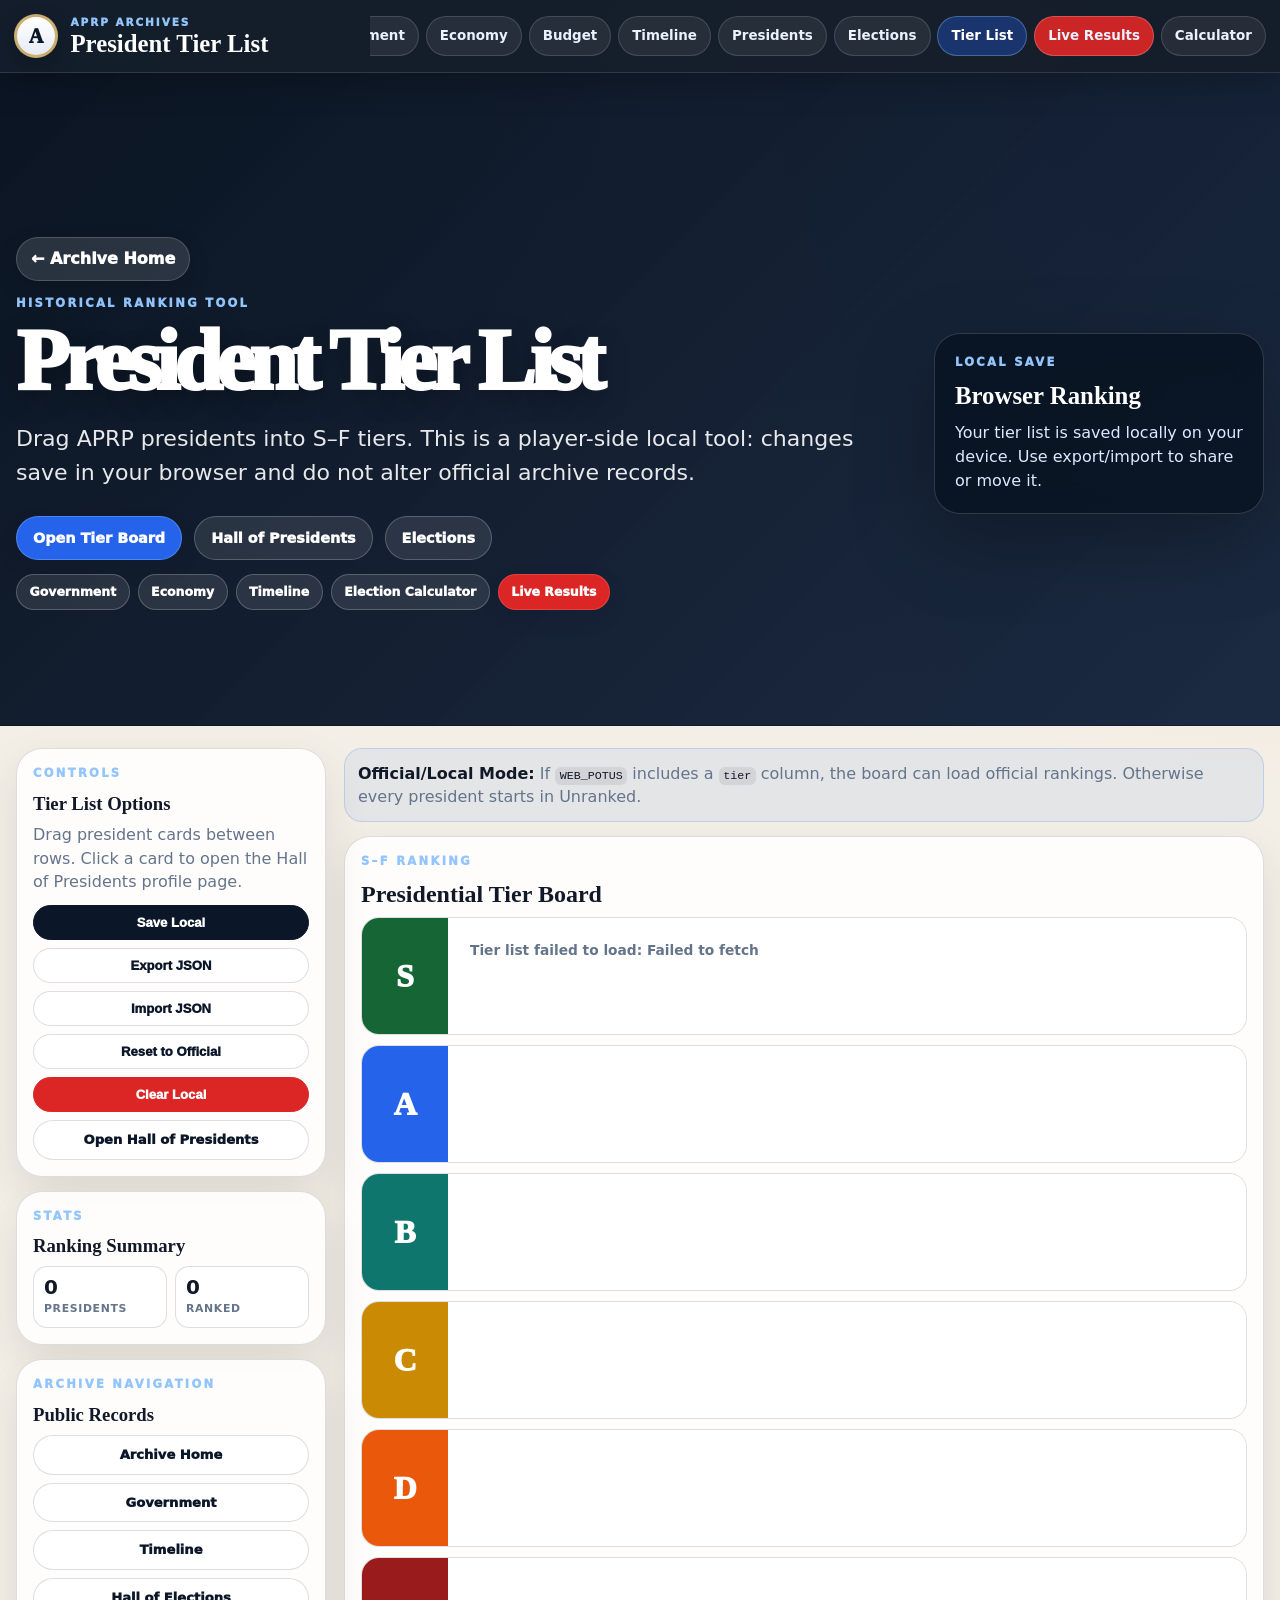
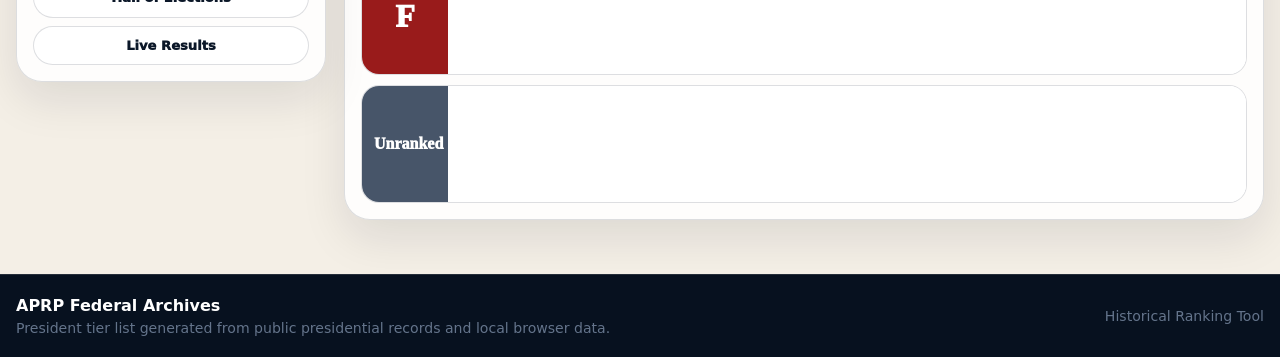
<file: public/president-tierlist.html>
<!DOCTYPE html>
<html lang="en">
<head>
  <meta charset="UTF-8" />
  <meta name="viewport" content="width=device-width, initial-scale=1.0" />

  <title>President Tier List | APRP Federal Archives</title>

  <link rel="stylesheet" href="./assets/css/app.css" />

  <style>
    .tier-page {
      background:
        radial-gradient(circle at top left, rgba(37,99,235,.13), transparent 30%),
        radial-gradient(circle at top right, rgba(185,28,28,.10), transparent 34%),
        var(--paper, #f4efe6);
    }

    .tier-hero {
      padding-top: 74px;
      padding-bottom: 26px;
    }

    .archive-home-return {
      display: inline-flex;
      align-items: center;
      justify-content: center;
      gap: 7px;
      width: fit-content;
      margin-bottom: 14px;
      padding: 9px 14px;
      border-radius: 999px;
      border: 1px solid rgba(255,255,255,.18);
      background: rgba(255,255,255,.12);
      color: #fff;
      text-decoration: none;
      font-weight: 950;
      backdrop-filter: blur(10px);
    }

    .archive-home-return:hover,
    .archive-home-return:focus {
      background: rgba(255,255,255,.22);
      outline: none;
    }

    .tier-page-links {
      display: flex;
      flex-wrap: wrap;
      gap: 8px;
      margin-top: 14px;
    }

    .tier-layout {
      display: grid;
      grid-template-columns: 310px minmax(0, 1fr);
      gap: 18px;
      align-items: start;
    }

    .tier-sidebar {
      position: sticky;
      top: 86px;
      display: grid;
      gap: 14px;
    }

    .tier-card,
    .tier-board-card {
      border: 1px solid var(--border, rgba(15,23,42,.12));
      border-radius: var(--radius-lg, 22px);
      background: rgba(255,255,255,.88);
      box-shadow: var(--shadow-soft, 0 18px 45px rgba(15,23,42,.08));
      padding: 16px;
    }

    .tier-card h3,
    .tier-board-card h2 {
      margin: 0 0 10px;
      font-family: Georgia, serif;
      color: var(--ink, #111827);
      line-height: 1.05;
    }

    .tier-card p {
      color: var(--muted, #64748b);
      line-height: 1.45;
      margin: 0 0 12px;
    }

    .tier-actions {
      display: grid;
      gap: 8px;
    }

    .tier-actions button,
    .tier-actions a {
      display: inline-flex;
      justify-content: center;
      align-items: center;
      border: 1px solid var(--border, rgba(15,23,42,.12));
      border-radius: 999px;
      padding: 9px 12px;
      background: white;
      color: var(--navy-900, #07111f);
      text-decoration: none;
      font-size: .82rem;
      font-weight: 950;
      cursor: pointer;
    }

    .tier-actions button.primary {
      background: var(--navy-900, #07111f);
      color: white;
      border-color: var(--navy-900, #07111f);
    }

    .tier-actions button.danger {
      background: #dc2626;
      color: white;
      border-color: #dc2626;
    }

    .tier-main {
      display: grid;
      gap: 14px;
      min-width: 0;
    }

    .tier-notice {
      border: 1px solid rgba(37,99,235,.18);
      border-radius: 18px;
      background: rgba(37,99,235,.07);
      padding: 13px;
      color: var(--muted, #64748b);
      line-height: 1.45;
    }

    .tier-notice strong {
      color: var(--ink, #111827);
    }

    .tier-board {
      display: grid;
      gap: 10px;
    }

    .tier-row {
      display: grid;
      grid-template-columns: 86px minmax(0, 1fr);
      min-height: 116px;
      overflow: hidden;
      border-radius: 18px;
      border: 1px solid var(--border, rgba(15,23,42,.12));
      background: rgba(255,255,255,.72);
    }

    .tier-label {
      display: grid;
      place-items: center;
      color: white;
      font-family: Georgia, serif;
      font-size: 2rem;
      font-weight: 950;
      text-align: center;
      padding: 12px;
    }

    .tier-label.s { background: #166534; }
    .tier-label.a { background: #2563eb; }
    .tier-label.b { background: #0f766e; }
    .tier-label.c { background: #ca8a04; }
    .tier-label.d { background: #ea580c; }
    .tier-label.f { background: #991b1b; }
    .tier-label.unranked { background: #475569; font-size: 1rem; }

    .tier-dropzone {
      min-width: 0;
      min-height: 116px;
      padding: 10px;
      display: flex;
      flex-wrap: wrap;
      align-content: flex-start;
      gap: 10px;
      background:
        linear-gradient(135deg, rgba(255,255,255,.88), rgba(255,255,255,.64)),
        #fff;
    }

    .tier-dropzone.is-over {
      outline: 3px solid rgba(37,99,235,.30);
      outline-offset: -5px;
      background: rgba(239,246,255,.95);
    }

    .president-token {
      width: 104px;
      border: 1px solid rgba(15,23,42,.14);
      border-radius: 14px;
      overflow: hidden;
      background: #fff;
      box-shadow: 0 10px 22px rgba(15,23,42,.10);
      cursor: grab;
      user-select: none;
      touch-action: none;
    }

    .president-token:active {
      cursor: grabbing;
    }

    .president-token img {
      width: 100%;
      aspect-ratio: 1 / 1;
      object-fit: cover;
      display: block;
      background: #e5e7eb;
    }

    .president-token-info {
      padding: 7px;
    }

    .president-token strong {
      display: block;
      color: var(--ink, #111827);
      font-size: .74rem;
      line-height: 1.05;
    }

    .president-token span {
      display: block;
      margin-top: 3px;
      color: var(--muted, #64748b);
      font-size: .64rem;
      font-weight: 850;
    }

    .tier-empty {
      color: var(--muted, #64748b);
      font-size: .86rem;
      font-weight: 850;
      padding: 12px;
    }

    .tier-share-box {
      width: 100%;
      min-height: 120px;
      resize: vertical;
      border: 1px solid var(--border, rgba(15,23,42,.12));
      border-radius: 14px;
      padding: 10px;
      font: inherit;
      background: white;
      color: var(--ink, #111827);
      margin-top: 10px;
      display: none;
    }

    .tier-share-box.is-visible {
      display: block;
    }

    .tier-stats {
      display: grid;
      grid-template-columns: repeat(2, minmax(0, 1fr));
      gap: 8px;
      margin-top: 10px;
    }

    .tier-stat {
      border: 1px solid var(--border, rgba(15,23,42,.12));
      border-radius: 14px;
      padding: 10px;
      background: rgba(255,255,255,.72);
    }

    .tier-stat strong {
      display: block;
      color: var(--ink, #111827);
      font-size: 1.25rem;
      line-height: 1;
    }

    .tier-stat span {
      display: block;
      margin-top: 4px;
      color: var(--muted, #64748b);
      font-size: .68rem;
      font-weight: 850;
      text-transform: uppercase;
      letter-spacing: .06em;
    }

    @media (max-width: 1050px) {
      .tier-layout {
        grid-template-columns: 1fr;
      }

      .tier-sidebar {
        position: static;
      }
    }

    @media (max-width: 760px) {
      .archive-home-return {
        width: 100%;
      }

      .hero-actions .btn,
      .tier-page-links .btn {
        width: 100%;
        justify-content: center;
      }

      .tier-row {
        grid-template-columns: 60px minmax(0, 1fr);
      }

      .tier-label {
        font-size: 1.45rem;
      }

      .tier-label.unranked {
        font-size: .72rem;
        writing-mode: vertical-rl;
      }

      .president-token {
        width: 88px;
      }
    }
  </style>
</head>

<body class="tier-page">
  <a class="skip-link" href="#main">Skip to main content</a>

  <div class="page-shell compact-page">
    <header class="site-header" data-collapsing-header>
      <div class="header-inner">
        <a class="brand" href="./index.html" aria-label="APRP Federal Archives home">
          <span class="brand-mark">A</span>
          <span class="brand-text">
            <span class="brand-kicker">APRP Archives</span>
            <span class="brand-title">President Tier List</span>
          </span>
        </a>

        <nav class="primary-nav" data-aprp-nav aria-label="Primary navigation"></nav>
      </div>
    </header>

    <section class="archive-hero compact tier-hero">
      <div class="hero-content">
        <div>
          <a class="archive-home-return" href="./index.html">← Archive Home</a>

          <div class="hero-kicker">Historical Ranking Tool</div>
          <h1 class="hero-title">President Tier List</h1>
          <p class="hero-subtitle">
            Drag APRP presidents into S–F tiers. This is a player-side local tool:
            changes save in your browser and do not alter official archive records.
          </p>

          <div class="hero-actions">
            <a class="btn btn-blue" href="#tier-board">Open Tier Board</a>
            <a class="btn btn-outline" href="./hall-of-presidents.html">Hall of Presidents</a>
            <a class="btn btn-outline" href="./elections.html">Elections</a>
          </div>

          <div class="tier-page-links">
            <a class="btn btn-small btn-outline" href="./government.html">Government</a>
            <a class="btn btn-small btn-outline" href="./economy.html">Economy</a>
            <a class="btn btn-small btn-outline" href="./timeline.html">Timeline</a>
            <a class="btn btn-small btn-outline" href="./election-calculator.html">Election Calculator</a>
            <a class="btn btn-small btn-red" href="./live-results.html">Live Results</a>
          </div>
        </div>

        <aside class="hero-side-card">
          <div class="eyebrow">Local Save</div>
          <h2>Browser Ranking</h2>
          <p>Your tier list is saved locally on your device. Use export/import to share or move it.</p>
        </aside>
      </div>
    </section>

    <main id="main">
      <section class="section section-tight">
        <div class="container-wide tier-layout">
          <aside class="tier-sidebar">
            <section class="tier-card">
              <div class="eyebrow">Controls</div>
              <h3>Tier List Options</h3>
              <p>
                Drag president cards between rows. Click a card to open the Hall of Presidents profile page.
              </p>

              <div class="tier-actions">
                <button type="button" class="primary" id="tier-save-button">Save Local</button>
                <button type="button" id="tier-export-button">Export JSON</button>
                <button type="button" id="tier-import-button">Import JSON</button>
                <button type="button" id="tier-official-button">Reset to Official</button>
                <button type="button" class="danger" id="tier-clear-button">Clear Local</button>
                <a href="./hall-of-presidents.html">Open Hall of Presidents</a>
              </div>

              <textarea
                id="tier-share-box"
                class="tier-share-box"
                placeholder="Exported tier list JSON appears here."
              ></textarea>
            </section>

            <section class="tier-card">
              <div class="eyebrow">Stats</div>
              <h3>Ranking Summary</h3>

              <div class="tier-stats">
                <div class="tier-stat">
                  <strong id="tier-total-presidents">0</strong>
                  <span>Presidents</span>
                </div>
                <div class="tier-stat">
                  <strong id="tier-ranked-count">0</strong>
                  <span>Ranked</span>
                </div>
              </div>
            </section>

            <section class="tier-card">
              <div class="eyebrow">Archive Navigation</div>
              <h3>Public Records</h3>
              <div class="tier-actions">
                <a href="./index.html">Archive Home</a>
                <a href="./government.html">Government</a>
                <a href="./timeline.html">Timeline</a>
                <a href="./elections.html">Hall of Elections</a>
                <a href="./live-results.html">Live Results</a>
              </div>
            </section>
          </aside>

          <section class="tier-main">
            <div class="tier-notice">
              <strong>Official/Local Mode:</strong>
              If <code>WEB_POTUS</code> includes a <code>tier</code> column, the board can load official rankings.
              Otherwise every president starts in Unranked.
            </div>

            <section class="tier-board-card" id="tier-board">
              <div class="eyebrow">S–F Ranking</div>
              <h2>Presidential Tier Board</h2>

              <div class="tier-board" id="tier-board-root">
                <div class="tier-row" data-tier="S">
                  <div class="tier-label s">S</div>
                  <div class="tier-dropzone" data-tier-dropzone="S">
                    <div class="tier-empty">Loading presidents...</div>
                  </div>
                </div>

                <div class="tier-row" data-tier="A">
                  <div class="tier-label a">A</div>
                  <div class="tier-dropzone" data-tier-dropzone="A"></div>
                </div>

                <div class="tier-row" data-tier="B">
                  <div class="tier-label b">B</div>
                  <div class="tier-dropzone" data-tier-dropzone="B"></div>
                </div>

                <div class="tier-row" data-tier="C">
                  <div class="tier-label c">C</div>
                  <div class="tier-dropzone" data-tier-dropzone="C"></div>
                </div>

                <div class="tier-row" data-tier="D">
                  <div class="tier-label d">D</div>
                  <div class="tier-dropzone" data-tier-dropzone="D"></div>
                </div>

                <div class="tier-row" data-tier="F">
                  <div class="tier-label f">F</div>
                  <div class="tier-dropzone" data-tier-dropzone="F"></div>
                </div>

                <div class="tier-row" data-tier="Unranked">
                  <div class="tier-label unranked">Unranked</div>
                  <div class="tier-dropzone" data-tier-dropzone="Unranked"></div>
                </div>
              </div>
            </section>
          </section>
        </div>
      </section>
    </main>

    <footer class="site-footer">
      <div class="footer-inner">
        <div>
          <strong>APRP Federal Archives</strong>
          <div class="text-small">President tier list generated from public presidential records and local browser data.</div>
        </div>
        <div class="text-small">Historical Ranking Tool</div>
      </div>
    </footer>

    <nav class="mobile-bottom-nav" data-mobile-nav aria-label="Mobile navigation"></nav>
  </div>

  <script src="./assets/js/sheets.js"></script>
  <script src="./assets/js/shared.js"></script>
  <script src="./assets/js/tierlist.js"></script>
</body>
</html>
</file>
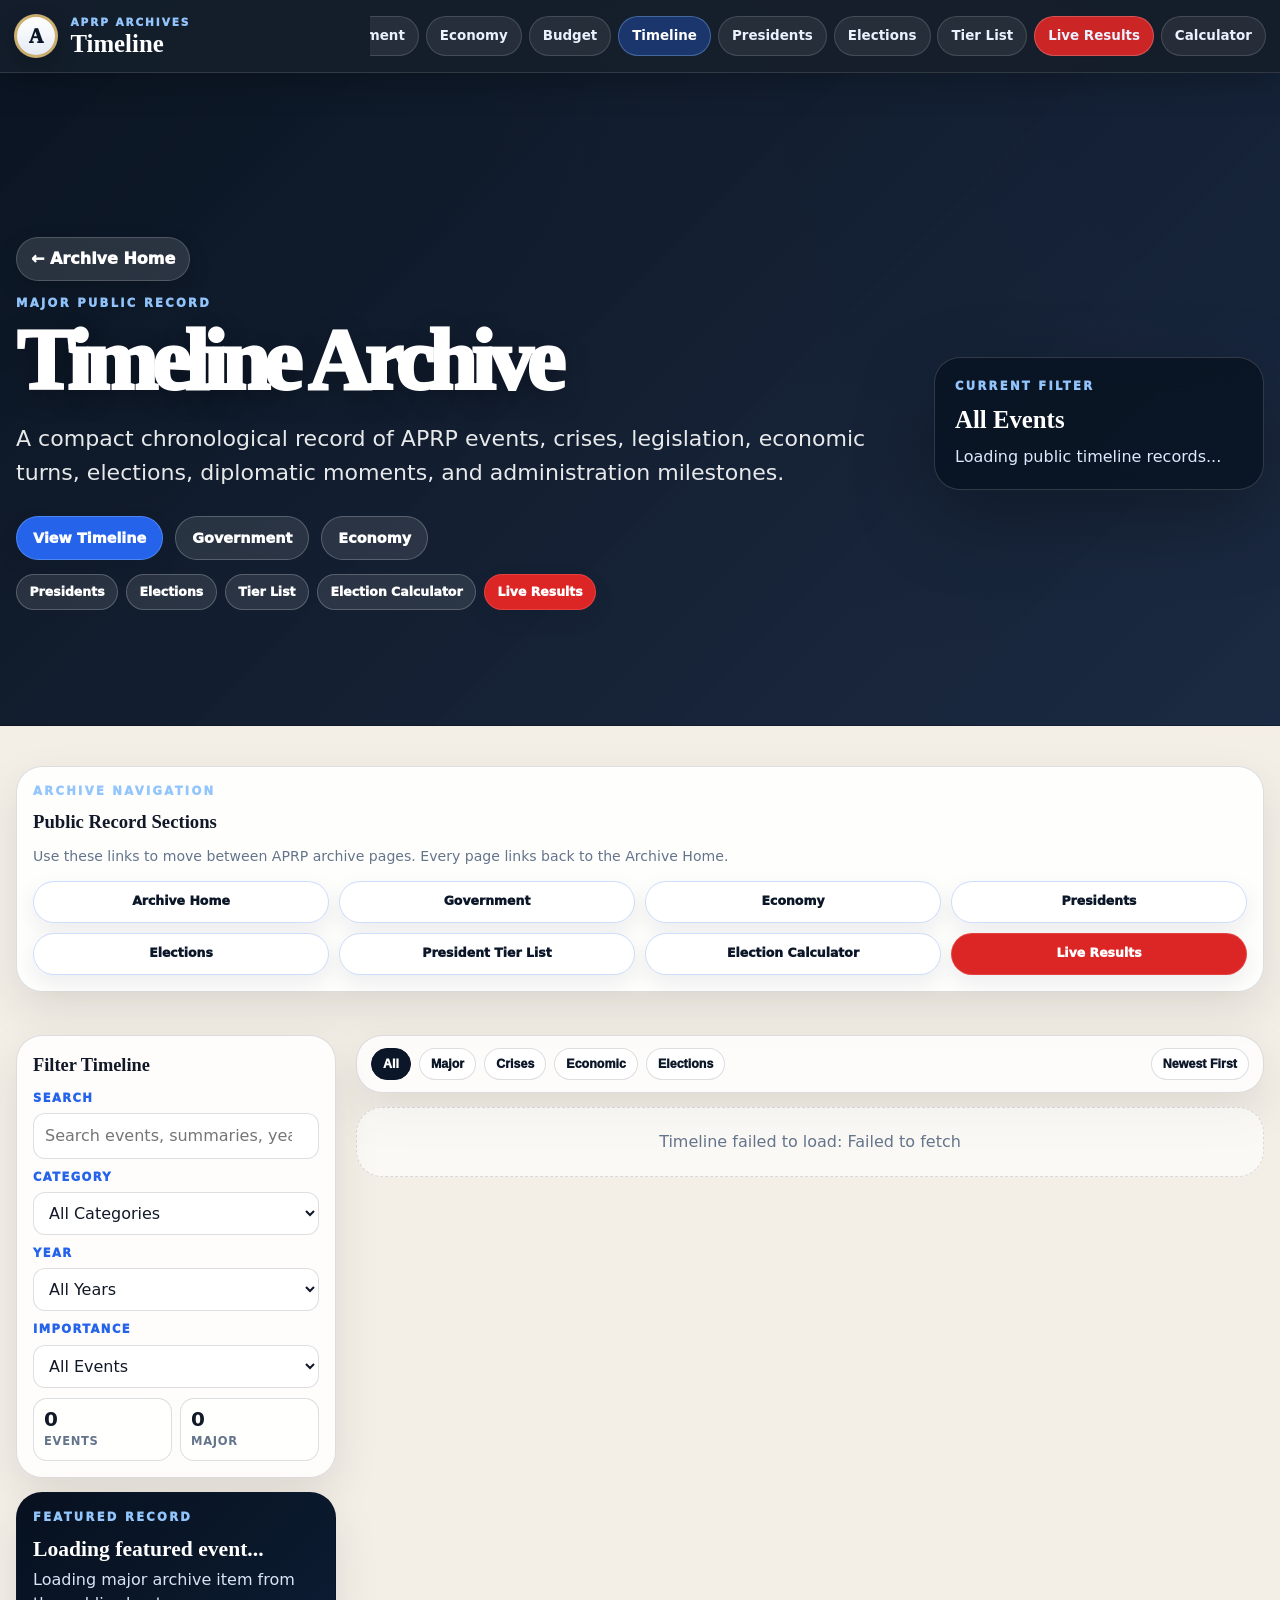
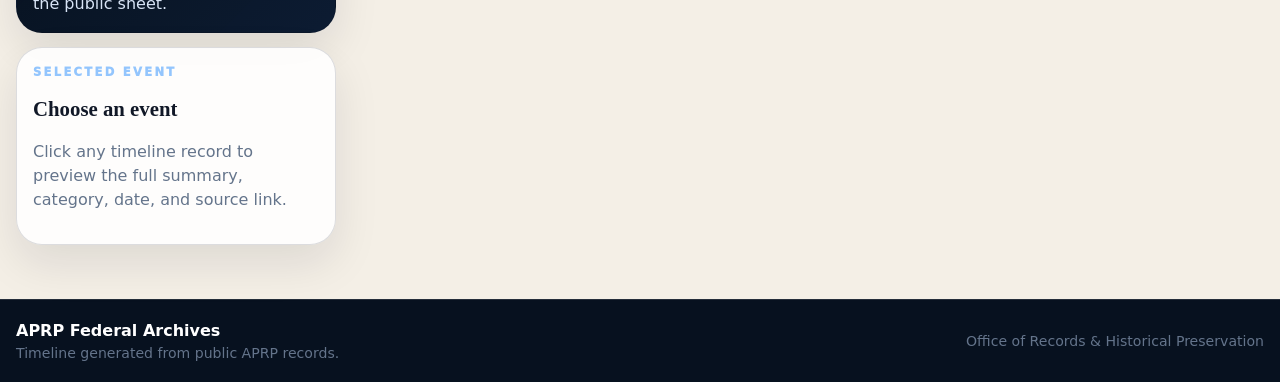
<file: public/timeline.html>
<!DOCTYPE html>
<html lang="en">
<head>
  <meta charset="UTF-8" />
  <meta name="viewport" content="width=device-width, initial-scale=1.0" />

  <title>Timeline | APRP Federal Archives</title>
  <meta
    name="description"
    content="APRP Federal Archives timeline of major political, economic, diplomatic, security, and administration events."
  />

  <link rel="stylesheet" href="./assets/css/app.css" />

  <style>
    .timeline-page {
      background:
        radial-gradient(circle at top left, rgba(37,99,235,.13), transparent 30%),
        radial-gradient(circle at top right, rgba(185,28,28,.10), transparent 32%),
        var(--paper);
    }

    .timeline-hero {
      padding-top: 74px;
      padding-bottom: 26px;
    }

    .archive-home-return {
      display: inline-flex;
      align-items: center;
      justify-content: center;
      gap: 7px;
      width: fit-content;
      margin-bottom: 14px;
      padding: 9px 14px;
      border-radius: 999px;
      border: 1px solid rgba(255,255,255,.18);
      background: rgba(255,255,255,.12);
      color: #fff;
      text-decoration: none;
      font-weight: 950;
      backdrop-filter: blur(10px);
    }

    .archive-home-return:hover,
    .archive-home-return:focus {
      background: rgba(255,255,255,.22);
      outline: none;
    }

    .timeline-page-links {
      display: flex;
      flex-wrap: wrap;
      gap: 8px;
      margin-top: 14px;
    }

    .timeline-quick-access {
      margin-top: 18px;
    }

    .timeline-quick-grid {
      display: grid;
      grid-template-columns: repeat(4, minmax(0, 1fr));
      gap: 10px;
      margin-top: 12px;
    }

    .timeline-quick-grid .btn {
      width: 100%;
      justify-content: center;
      min-height: 42px;
      text-align: center;
    }

    .timeline-layout {
      display: grid;
      grid-template-columns: 320px minmax(0, 1fr);
      gap: 20px;
      align-items: start;
    }

    .timeline-sidebar {
      position: sticky;
      top: 86px;
      display: grid;
      gap: 14px;
    }

    .timeline-filter-card,
    .timeline-feature-card,
    .timeline-event-card,
    .timeline-detail-card {
      border: 1px solid var(--border);
      border-radius: var(--radius-lg);
      background: rgba(255,255,255,.86);
      box-shadow: var(--shadow-soft);
    }

    .timeline-filter-card {
      padding: 16px;
    }

    .timeline-filter-card h3 {
      margin: 0 0 10px;
      font-family: Georgia, serif;
      font-size: 1.15rem;
    }

    .timeline-field {
      display: grid;
      gap: 6px;
      margin-bottom: 10px;
    }

    .timeline-field label {
      font-size: .72rem;
      font-weight: 950;
      letter-spacing: .12em;
      text-transform: uppercase;
      color: var(--blue);
    }

    .timeline-field input,
    .timeline-field select {
      width: 100%;
      border: 1px solid var(--border);
      border-radius: 12px;
      padding: 10px 11px;
      font: inherit;
      background: white;
      color: var(--ink);
      outline: none;
    }

    .timeline-field input:focus,
    .timeline-field select:focus {
      border-color: rgba(37,99,235,.55);
      box-shadow: 0 0 0 3px rgba(37,99,235,.13);
    }

    .timeline-stats-grid {
      display: grid;
      grid-template-columns: 1fr 1fr;
      gap: 8px;
    }

    .timeline-stat {
      padding: 10px;
      border-radius: 14px;
      border: 1px solid var(--border);
      background: rgba(255,255,255,.72);
    }

    .timeline-stat strong {
      display: block;
      font-size: 1.25rem;
      line-height: 1;
      color: var(--ink);
    }

    .timeline-stat span {
      display: block;
      margin-top: 4px;
      color: var(--muted);
      font-size: .72rem;
      font-weight: 850;
      text-transform: uppercase;
      letter-spacing: .06em;
    }

    .timeline-feature-card {
      overflow: hidden;
      background:
        linear-gradient(135deg, rgba(7,17,31,.98), rgba(13,28,51,.94)),
        var(--navy-950);
      color: white;
    }

    .timeline-feature-inner {
      padding: 16px;
    }

    .timeline-feature-card .eyebrow {
      color: #93c5fd;
    }

    .timeline-feature-card h3 {
      margin: 6px 0 8px;
      color: white;
      font-family: Georgia, serif;
      font-size: 1.35rem;
      line-height: 1.05;
    }

    .timeline-feature-card p {
      color: #d8e4f6;
      margin: 0;
    }

    .timeline-main {
      min-width: 0;
      display: grid;
      gap: 14px;
    }

    .timeline-toolbar {
      display: flex;
      flex-wrap: wrap;
      gap: 10px;
      justify-content: space-between;
      align-items: center;
      padding: 12px 14px;
      border-radius: var(--radius-lg);
      background: rgba(255,255,255,.78);
      border: 1px solid var(--border);
      box-shadow: var(--shadow-soft);
    }

    .timeline-toolbar-left {
      display: flex;
      flex-wrap: wrap;
      gap: 8px;
      align-items: center;
    }

    .timeline-chip {
      border: 1px solid var(--border);
      border-radius: 999px;
      background: white;
      color: var(--navy-900);
      padding: 8px 11px;
      font-size: .78rem;
      font-weight: 950;
      cursor: pointer;
      text-decoration: none;
    }

    .timeline-chip.is-active {
      background: var(--navy-900);
      color: white;
      border-color: var(--navy-900);
    }

    .timeline-group {
      display: grid;
      gap: 10px;
    }

    .timeline-year-header {
      display: flex;
      align-items: center;
      gap: 12px;
      margin-top: 6px;
    }

    .timeline-year-header h2 {
      margin: 0;
      font-family: Georgia, serif;
      font-size: 2.1rem;
      line-height: 1;
    }

    .timeline-year-line {
      height: 1px;
      flex: 1;
      background: var(--border);
    }

    .timeline-event-card {
      display: grid;
      grid-template-columns: 105px minmax(0, 1fr) auto;
      gap: 14px;
      padding: 14px;
      cursor: pointer;
      transition: transform .16s ease, box-shadow .16s ease, border-color .16s ease;
    }

    .timeline-event-card:hover {
      transform: translateY(-2px);
      border-color: rgba(37,99,235,.32);
      box-shadow: 0 18px 46px rgba(7,17,31,.12);
    }

    .timeline-date-block {
      border-radius: 16px;
      padding: 10px;
      background:
        linear-gradient(180deg, rgba(7,17,31,.95), rgba(13,28,51,.92)),
        var(--navy-950);
      color: white;
      min-height: 82px;
    }

    .timeline-date-block strong {
      display: block;
      font-family: Georgia, serif;
      font-size: 1.25rem;
      line-height: 1;
    }

    .timeline-date-block span {
      display: block;
      margin-top: 6px;
      color: #c7d6ee;
      font-size: .72rem;
      font-weight: 850;
      letter-spacing: .06em;
      text-transform: uppercase;
    }

    .timeline-event-body {
      min-width: 0;
    }

    .timeline-event-top {
      display: flex;
      flex-wrap: wrap;
      gap: 8px;
      align-items: center;
      margin-bottom: 5px;
    }

    .timeline-category {
      display: inline-flex;
      align-items: center;
      border-radius: 999px;
      padding: 5px 8px;
      font-size: .68rem;
      font-weight: 950;
      letter-spacing: .08em;
      text-transform: uppercase;
      background: rgba(37,99,235,.10);
      color: #1d4ed8;
      border: 1px solid rgba(37,99,235,.18);
    }

    .timeline-importance {
      display: inline-flex;
      align-items: center;
      border-radius: 999px;
      padding: 5px 8px;
      font-size: .68rem;
      font-weight: 950;
      background: rgba(7,17,31,.06);
      color: var(--muted);
      border: 1px solid var(--border);
    }

    .timeline-event-body h3 {
      margin: 0;
      font-family: Georgia, serif;
      font-size: 1.35rem;
      line-height: 1.08;
      color: var(--ink);
    }

    .timeline-event-body p {
      margin: 7px 0 0;
      color: var(--muted);
      line-height: 1.45;
    }

    .timeline-event-actions {
      display: flex;
      align-items: center;
      justify-content: center;
    }

    .timeline-open-link {
      display: inline-flex;
      align-items: center;
      justify-content: center;
      border-radius: 999px;
      border: 1px solid var(--border);
      background: white;
      color: var(--navy-900);
      padding: 8px 10px;
      text-decoration: none;
      font-size: .76rem;
      font-weight: 950;
      white-space: nowrap;
    }

    .timeline-detail-card {
      padding: 16px;
    }

    .timeline-detail-card h3 {
      margin: 0;
      font-family: Georgia, serif;
      font-size: 1.3rem;
    }

    .timeline-detail-card p {
      color: var(--muted);
    }

    .timeline-empty {
      padding: 22px;
      text-align: center;
      color: var(--muted);
      border: 1px dashed var(--border);
      border-radius: var(--radius-lg);
      background: rgba(255,255,255,.6);
    }

    @media (max-width: 1050px) {
      .timeline-layout {
        grid-template-columns: 1fr;
      }

      .timeline-sidebar {
        position: static;
        grid-template-columns: 1fr 1fr;
      }

      .timeline-quick-grid {
        grid-template-columns: repeat(2, minmax(0, 1fr));
      }
    }

    @media (max-width: 760px) {
      .archive-home-return {
        width: 100%;
      }

      .hero-actions .btn,
      .timeline-page-links .btn {
        width: 100%;
        justify-content: center;
      }

      .timeline-sidebar {
        grid-template-columns: 1fr;
      }

      .timeline-event-card {
        grid-template-columns: 1fr;
      }

      .timeline-event-actions {
        justify-content: start;
      }

      .timeline-date-block {
        min-height: auto;
      }

      .timeline-quick-grid {
        grid-template-columns: 1fr;
      }
    }
  </style>
</head>

<body class="timeline-page">
  <a class="skip-link" href="#main">Skip to main content</a>

  <div class="page-shell compact-page">
    <header class="site-header" data-collapsing-header>
      <div class="header-inner">
        <a class="brand" href="./index.html" aria-label="APRP Federal Archives home">
          <span class="brand-mark">A</span>
          <span class="brand-text">
            <span class="brand-kicker">APRP Archives</span>
            <span class="brand-title">Timeline</span>
          </span>
        </a>

        <nav class="primary-nav" data-aprp-nav aria-label="Primary navigation"></nav>
      </div>
    </header>

    <section class="archive-hero compact timeline-hero">
      <div class="hero-content">
        <div>
          <a class="archive-home-return" href="./index.html">← Archive Home</a>

          <div class="hero-kicker">Major Public Record</div>
          <h1 class="hero-title">Timeline Archive</h1>
          <p class="hero-subtitle">
            A compact chronological record of APRP events, crises, legislation, economic turns,
            elections, diplomatic moments, and administration milestones.
          </p>

          <div class="hero-actions">
            <a class="btn btn-blue" href="#timeline-list">View Timeline</a>
            <a class="btn btn-outline" href="./government.html">Government</a>
            <a class="btn btn-outline" href="./economy.html">Economy</a>
          </div>

          <div class="timeline-page-links">
            <a class="btn btn-small btn-outline" href="./hall-of-presidents.html">Presidents</a>
            <a class="btn btn-small btn-outline" href="./elections.html">Elections</a>
            <a class="btn btn-small btn-outline" href="./president-tierlist.html">Tier List</a>
            <a class="btn btn-small btn-outline" href="./election-calculator.html">Election Calculator</a>
            <a class="btn btn-small btn-red" href="./live-results.html">Live Results</a>
          </div>
        </div>

        <aside class="hero-side-card">
          <div class="eyebrow">Current Filter</div>
          <h2 id="timeline-filter-title">All Events</h2>
          <p id="timeline-filter-summary">Loading public timeline records...</p>
        </aside>
      </div>
    </section>

    <main id="main">
      <section class="section section-tight timeline-quick-access">
        <div class="container-wide">
          <div class="card compact-card">
            <div class="eyebrow">Archive Navigation</div>
            <h3>Public Record Sections</h3>
            <p class="text-small">
              Use these links to move between APRP archive pages. Every page links back to the Archive Home.
            </p>

            <div class="timeline-quick-grid">
              <a class="btn btn-outline btn-small" href="./index.html">Archive Home</a>
              <a class="btn btn-outline btn-small" href="./government.html">Government</a>
              <a class="btn btn-outline btn-small" href="./economy.html">Economy</a>
              <a class="btn btn-outline btn-small" href="./hall-of-presidents.html">Presidents</a>
              <a class="btn btn-outline btn-small" href="./elections.html">Elections</a>
              <a class="btn btn-outline btn-small" href="./president-tierlist.html">President Tier List</a>
              <a class="btn btn-outline btn-small" href="./election-calculator.html">Election Calculator</a>
              <a class="btn btn-red btn-small" href="./live-results.html">Live Results</a>
            </div>
          </div>
        </div>
      </section>

      <section class="section section-tight">
        <div class="container-wide">
          <div class="timeline-layout">
            <aside class="timeline-sidebar">
              <section class="timeline-filter-card">
                <h3>Filter Timeline</h3>

                <div class="timeline-field">
                  <label for="timeline-search">Search</label>
                  <input id="timeline-search" type="search" placeholder="Search events, summaries, years..." />
                </div>

                <div class="timeline-field">
                  <label for="timeline-category-filter">Category</label>
                  <select id="timeline-category-filter">
                    <option value="all">All Categories</option>
                  </select>
                </div>

                <div class="timeline-field">
                  <label for="timeline-year-filter">Year</label>
                  <select id="timeline-year-filter">
                    <option value="all">All Years</option>
                  </select>
                </div>

                <div class="timeline-field">
                  <label for="timeline-importance-filter">Importance</label>
                  <select id="timeline-importance-filter">
                    <option value="all">All Events</option>
                    <option value="major">Major Only 80+</option>
                    <option value="high">High 60+</option>
                    <option value="normal">Normal / Any</option>
                  </select>
                </div>

                <div class="timeline-stats-grid">
                  <div class="timeline-stat">
                    <strong id="timeline-total-count">0</strong>
                    <span>Events</span>
                  </div>

                  <div class="timeline-stat">
                    <strong id="timeline-major-count">0</strong>
                    <span>Major</span>
                  </div>
                </div>
              </section>

              <section class="timeline-feature-card">
                <div class="timeline-feature-inner">
                  <div class="eyebrow">Featured Record</div>
                  <h3 id="timeline-feature-title">Loading featured event...</h3>
                  <p id="timeline-feature-summary">Loading major archive item from the public sheet.</p>
                </div>
              </section>

              <section class="timeline-detail-card" id="timeline-selected-detail">
                <div class="eyebrow">Selected Event</div>
                <h3>Choose an event</h3>
                <p>Click any timeline record to preview the full summary, category, date, and source link.</p>
              </section>
            </aside>

            <section class="timeline-main">
              <div class="timeline-toolbar">
                <div class="timeline-toolbar-left">
                  <button class="timeline-chip is-active" type="button" data-quick-filter="all">All</button>
                  <button class="timeline-chip" type="button" data-quick-filter="major">Major</button>
                  <button class="timeline-chip" type="button" data-quick-filter="crisis">Crises</button>
                  <button class="timeline-chip" type="button" data-quick-filter="economic">Economic</button>
                  <button class="timeline-chip" type="button" data-quick-filter="election">Elections</button>
                </div>

                <button class="timeline-chip" type="button" id="timeline-sort-toggle">Newest First</button>
              </div>

              <div id="timeline-list" class="timeline-list">
                <div class="timeline-empty">Loading timeline records...</div>
              </div>
            </section>
          </div>
        </div>
      </section>
    </main>

    <footer class="site-footer">
      <div class="footer-inner">
        <div>
          <strong>APRP Federal Archives</strong>
          <div class="text-small">Timeline generated from public APRP records.</div>
        </div>
        <div class="text-small">Office of Records & Historical Preservation</div>
      </div>
    </footer>

    <nav class="mobile-bottom-nav" data-mobile-nav aria-label="Mobile navigation"></nav>
  </div>

  <script src="./assets/js/sheets.js"></script>
  <script src="./assets/js/shared.js"></script>
  <script src="./assets/js/timeline.js"></script>
</body>
</html>
</file>
<file: public/assets/css/app.css>
:root {
  --navy-950: #07111f;
  --navy-900: #0b1728;
  --navy-850: #102039;
  --navy-800: #142744;
  --navy-700: #1d3f70;
  --blue: #2563eb;
  --blue-soft: #dbeafe;
  --red: #dc2626;
  --gold: #b99135;
  --paper: #f4efe6;
  --paper-2: #fbf7ef;
  --ink: #111827;
  --muted: #64748b;
  --border: rgba(15, 23, 42, 0.14);
  --white: #ffffff;
  --radius-lg: 26px;
  --radius-md: 18px;
  --radius-sm: 12px;
  --shadow-soft: 0 18px 45px rgba(15, 23, 42, 0.1);
  --shadow-heavy: 0 28px 80px rgba(0, 0, 0, 0.28);
  --font-serif: Georgia, "Times New Roman", serif;
  --font-sans: Inter, system-ui, -apple-system, BlinkMacSystemFont, "Segoe UI", sans-serif;
}

* {
  box-sizing: border-box;
}

html {
  scroll-behavior: smooth;
  background: var(--paper);
}

body {
  margin: 0;
  min-height: 100vh;
  color: var(--ink);
  background:
    radial-gradient(circle at top left, rgba(37, 99, 235, 0.08), transparent 28%),
    var(--paper);
  font-family: var(--font-sans);
  line-height: 1.5;
  overflow-x: hidden;
}

a {
  color: inherit;
}

img {
  max-width: 100%;
}

code {
  padding: 0.12rem 0.28rem;
  border-radius: 6px;
  background: rgba(15, 23, 42, 0.08);
  color: var(--ink);
  font-size: 0.9em;
}

/* Hide skip link unless focused */
.skip-link {
  position: fixed;
  top: 10px;
  left: 10px;
  z-index: 99999;
  transform: translateY(-160%);
  background: var(--navy-950);
  color: white;
  padding: 10px 14px;
  border-radius: 999px;
  font-weight: 900;
  text-decoration: none;
}

.skip-link:focus {
  transform: translateY(0);
}

/* Page shell */
.page-shell {
  width: 100%;
  min-height: 100vh;
}

.compact-page {
  width: 100%;
}

/* Header */
.site-header {
  position: sticky;
  top: 0;
  z-index: 1000;
  background: rgba(7, 17, 31, 0.94);
  color: white;
  border-bottom: 1px solid rgba(255, 255, 255, 0.12);
  backdrop-filter: blur(16px);
  box-shadow: 0 10px 34px rgba(0, 0, 0, 0.22);
}

.header-inner {
  width: min(1320px, calc(100% - 28px));
  min-height: 72px;
  margin: 0 auto;
  display: flex;
  align-items: center;
  justify-content: space-between;
  gap: 1rem;
}

.brand {
  display: inline-flex;
  align-items: center;
  gap: 0.78rem;
  min-width: 0;
  color: white;
  text-decoration: none;
}

.brand-mark {
  width: 44px;
  height: 44px;
  flex: 0 0 auto;
  display: grid;
  place-items: center;
  border-radius: 999px;
  background: linear-gradient(180deg, #ffffff, #e5ebf5);
  border: 3px solid rgba(185, 145, 53, 0.7);
  color: var(--navy-900);
  font-family: var(--font-serif);
  font-size: 1.25rem;
  font-weight: 950;
  box-shadow: 0 8px 22px rgba(0, 0, 0, 0.22);
}

.brand-text {
  display: grid;
  min-width: 0;
}

.brand-kicker {
  color: #93c5fd;
  font-size: 0.66rem;
  font-weight: 950;
  letter-spacing: 0.18em;
  text-transform: uppercase;
}

.brand-title {
  font-family: var(--font-serif);
  font-size: clamp(1.08rem, 2.2vw, 1.55rem);
  font-weight: 900;
  line-height: 1.05;
  white-space: nowrap;
}

/* Top nav */
.primary-nav {
  display: flex;
  align-items: center;
  justify-content: flex-end;
  gap: 0.42rem;
  flex-wrap: nowrap;
  overflow-x: auto;
  scrollbar-width: none;
  max-width: 70vw;
}

.primary-nav::-webkit-scrollbar {
  display: none;
}

.nav-link {
  flex: 0 0 auto;
  display: inline-flex;
  align-items: center;
  justify-content: center;
  min-height: 38px;
  padding: 0.58rem 0.82rem;
  border-radius: 999px;
  color: #eaf1ff;
  text-decoration: none;
  font-size: 0.84rem;
  font-weight: 850;
  border: 1px solid rgba(255, 255, 255, 0.14);
  background: rgba(255, 255, 255, 0.075);
}

.nav-link:hover,
.nav-link:focus,
.nav-link.is-active {
  color: white;
  background: rgba(37, 99, 235, 0.35);
  border-color: rgba(147, 197, 253, 0.35);
  outline: none;
}

.nav-link.is-live {
  background: rgba(220, 38, 38, 0.92);
  border-color: rgba(255, 255, 255, 0.22);
}

.nav-link.is-live:hover,
.nav-link.is-live:focus,
.nav-link.is-live.is-active {
  background: #dc2626;
}

/* Hero */
.archive-hero {
  position: relative;
  min-height: 560px;
  color: white;
  background:
    linear-gradient(90deg, rgba(7, 17, 31, 0.88), rgba(7, 17, 31, 0.68), rgba(7, 17, 31, 0.42)),
    var(--hero-image, url("../img/white-house.jpg"));
  background-size: cover;
  background-position: center;
  border-bottom: 1px solid rgba(15, 23, 42, 0.18);
}

.archive-hero.compact {
  min-height: 390px;
  background:
    linear-gradient(135deg, rgba(7, 17, 31, 0.98), rgba(16, 32, 57, 0.95)),
    radial-gradient(circle at top right, rgba(37, 99, 235, 0.22), transparent 36%);
}

.hero-content {
  width: min(1320px, calc(100% - 32px));
  margin: 0 auto;
  padding: clamp(4.2rem, 7vw, 7.2rem) 0 clamp(3.5rem, 7vw, 6.2rem);
  display: grid;
  grid-template-columns: minmax(0, 1fr) 330px;
  gap: 24px;
  align-items: end;
}

.compact .hero-content {
  align-items: center;
}

.hero-kicker,
.eyebrow {
  margin: 0 0 0.72rem;
  color: #93c5fd;
  text-transform: uppercase;
  letter-spacing: 0.2em;
  font-size: 0.72rem;
  font-weight: 950;
}

.hero-title {
  margin: 0;
  max-width: 920px;
  font-family: var(--font-serif);
  font-size: clamp(3.6rem, 8vw, 7.2rem);
  font-weight: 950;
  letter-spacing: -0.065em;
  line-height: 0.88;
  color: white;
  text-shadow: 0 8px 26px rgba(0, 0, 0, 0.28);
}

.archive-hero.compact .hero-title {
  font-size: clamp(3rem, 7vw, 5.4rem);
}

.hero-subtitle {
  max-width: 850px;
  margin: 1.4rem 0 0;
  color: rgba(255, 255, 255, 0.9);
  font-size: clamp(1.02rem, 2.2vw, 1.38rem);
  line-height: 1.55;
}

.hero-actions {
  display: flex;
  flex-wrap: wrap;
  gap: 0.75rem;
  margin-top: 1.6rem;
}

.hero-side-card {
  padding: 1.25rem;
  border-radius: var(--radius-lg);
  background: rgba(7, 17, 31, 0.78);
  border: 1px solid rgba(255, 255, 255, 0.16);
  box-shadow: var(--shadow-heavy);
  backdrop-filter: blur(14px);
}

.hero-side-card h2 {
  margin: 0;
  color: white;
  font-family: var(--font-serif);
  font-size: 1.55rem;
  line-height: 1.05;
}

.hero-side-card p {
  margin: 0.75rem 0 0;
  color: #dbeafe;
}

/* Main containers */
.section {
  padding: 2.2rem 0;
}

.section-tight {
  padding: 1.35rem 0;
}

.container,
.container-wide {
  width: min(1180px, calc(100% - 32px));
  margin: 0 auto;
}

.container-wide {
  width: min(1320px, calc(100% - 32px));
}

.section-header,
.section-heading {
  display: flex;
  align-items: end;
  justify-content: space-between;
  gap: 1rem;
  margin-bottom: 1rem;
}

.compact-section-header {
  margin-bottom: 0.8rem;
}

.section-title,
.section-heading h2 {
  margin: 0;
  font-family: var(--font-serif);
  color: var(--ink);
  font-size: clamp(2rem, 4vw, 3.2rem);
  line-height: 0.95;
  letter-spacing: -0.04em;
}

.section-subtitle,
.section-heading p {
  margin: 0.65rem 0 0;
  color: var(--muted);
  max-width: 780px;
}

/* Buttons */
.btn {
  display: inline-flex;
  align-items: center;
  justify-content: center;
  gap: 0.4rem;
  min-height: 44px;
  padding: 0.72rem 1rem;
  border-radius: 999px;
  border: 1px solid rgba(15, 23, 42, 0.14);
  background: white;
  color: var(--navy-900);
  text-decoration: none;
  font-weight: 950;
  font-size: 0.9rem;
  line-height: 1;
  cursor: pointer;
  box-shadow: 0 8px 22px rgba(15, 23, 42, 0.08);
}

.btn:hover,
.btn:focus {
  transform: translateY(-1px);
  outline: none;
}

.btn-small {
  min-height: 36px;
  padding: 0.55rem 0.78rem;
  font-size: 0.78rem;
}

.btn-blue {
  color: white;
  background: var(--blue);
  border-color: rgba(147, 197, 253, 0.35);
}

.btn-red {
  color: white;
  background: var(--red);
  border-color: rgba(248, 113, 113, 0.35);
}

.btn-dark {
  color: white;
  background: var(--navy-900);
  border-color: rgba(255, 255, 255, 0.14);
}

.btn-outline {
  color: var(--navy-900);
  background: rgba(255, 255, 255, 0.92);
  border-color: rgba(37, 99, 235, 0.22);
}

.archive-hero .btn-outline,
.archive-hero .hero-actions .btn-outline {
  color: white;
  background: rgba(255, 255, 255, 0.1);
  border-color: rgba(255, 255, 255, 0.22);
  box-shadow: none;
}

.archive-hero .btn-outline:hover,
.archive-hero .hero-actions .btn-outline:hover {
  background: rgba(255, 255, 255, 0.18);
}

/* Cards */
.card,
.archive-card {
  border: 1px solid var(--border);
  border-radius: var(--radius-lg);
  background: rgba(255, 255, 255, 0.9);
  box-shadow: var(--shadow-soft);
  padding: 1.15rem;
}

.compact-card {
  padding: 1rem;
}

.archive-card h2,
.archive-card h3,
.card h2,
.card h3 {
  margin: 0 0 0.6rem;
  color: var(--ink);
  font-family: var(--font-serif);
  line-height: 1.05;
}

.archive-card p,
.card p {
  color: var(--muted);
  line-height: 1.5;
}

/* Homepage */
.home-page-button-grid {
  display: grid;
  grid-template-columns: repeat(4, minmax(0, 1fr));
  gap: 0.75rem;
  margin-top: 2rem;
  max-width: 980px;
}

.home-page-button-grid .btn {
  width: 100%;
  min-height: 48px;
}

.home-top-cards {
  display: grid;
  grid-template-columns: repeat(3, minmax(0, 1fr));
  gap: 1rem;
  margin-top: -44px;
  position: relative;
  z-index: 5;
}

.home-layout {
  display: grid;
  grid-template-columns: minmax(0, 1fr) 340px;
  gap: 1.15rem;
  align-items: start;
}

.home-main-stack,
.home-side-stack {
  display: grid;
  gap: 1.15rem;
}

.home-side-stack {
  position: sticky;
  top: 92px;
}

.home-map-shell {
  display: grid;
  grid-template-columns: minmax(0, 1fr) 280px;
  gap: 0.85rem;
  padding: 0.9rem;
  border-radius: var(--radius-lg);
  background: linear-gradient(180deg, #13243d, #07111f);
  box-shadow: var(--shadow-soft);
}

#home-region-map,
#government-mapbox,
#calculator-map {
  min-height: 520px;
  border-radius: 18px;
  overflow: hidden;
  background: #0b1728;
}

.home-map-detail {
  padding: 1rem;
  border-radius: 18px;
  color: white;
  background: rgba(255, 255, 255, 0.08);
  border: 1px solid rgba(255, 255, 255, 0.12);
}

.home-map-detail h3 {
  margin: 0.4rem 0;
  color: white;
  font-family: var(--font-serif);
}

.home-map-detail p {
  color: #cbd5e1;
}

.current-admin-card {
  display: grid;
  grid-template-columns: 280px minmax(0, 1fr);
  gap: 1.1rem;
  align-items: stretch;
}

.current-admin-photo {
  width: 100%;
  aspect-ratio: 1 / 1;
  object-fit: cover;
  border-radius: 20px;
  border: 1px solid var(--border);
  background: #e5e7eb;
}

.current-admin-copy {
  display: grid;
  align-content: center;
  gap: 0.75rem;
}

.current-admin-copy h2 {
  margin: 0;
  font-family: var(--font-serif);
  font-size: clamp(2rem, 4vw, 3.6rem);
  line-height: 0.95;
  color: var(--ink);
}

.current-admin-copy p {
  margin: 0;
  color: var(--muted);
}

.current-admin-badges {
  display: flex;
  flex-wrap: wrap;
  gap: 0.5rem;
}

.current-admin-badges span,
.badge {
  display: inline-flex;
  align-items: center;
  border-radius: 999px;
  padding: 0.42rem 0.65rem;
  background: #eef4ff;
  color: #1e3a8a;
  font-size: 0.78rem;
  font-weight: 900;
}

/* Generic grids */
.grid {
  display: grid;
  gap: 1rem;
}

.grid-2 {
  grid-template-columns: repeat(2, minmax(0, 1fr));
}

.grid-3 {
  grid-template-columns: repeat(3, minmax(0, 1fr));
}

.grid-4 {
  grid-template-columns: repeat(4, minmax(0, 1fr));
}

.compact-card-grid {
  gap: 0.9rem;
}

.mt-2 {
  margin-top: 0.75rem;
}

.text-small {
  color: var(--muted);
  font-size: 0.88rem;
  line-height: 1.45;
}

.notice {
  padding: 1rem;
  border-radius: var(--radius-md);
  border: 1px dashed rgba(15, 23, 42, 0.18);
  background: rgba(255, 255, 255, 0.72);
  color: var(--muted);
}

/* Government map */
.map-shell {
  display: grid;
  grid-template-columns: minmax(0, 1fr) 320px;
  gap: 0.9rem;
}

.panel {
  border-radius: var(--radius-lg);
  border: 1px solid var(--border);
  background: rgba(255, 255, 255, 0.9);
  box-shadow: var(--shadow-soft);
  padding: 1rem;
}

.gov-map-shell-dark {
  padding: 0.9rem;
  border-radius: var(--radius-lg);
  background: linear-gradient(180deg, #13243d, #07111f);
}

.gov-map-panel-dark,
.gov-state-detail-dark {
  color: white;
  background: rgba(255, 255, 255, 0.08);
  border-color: rgba(255, 255, 255, 0.12);
}

.gov-map-frame-dark {
  border-radius: 18px;
  overflow: hidden;
}

.gov-map-mode-buttons,
.map-mode-buttons {
  display: flex;
  flex-wrap: wrap;
  gap: 0.5rem;
  margin-bottom: 0.75rem;
}

.gov-map-mode-buttons button,
.map-mode-buttons button {
  border: 1px solid rgba(255, 255, 255, 0.18);
  border-radius: 999px;
  padding: 0.55rem 0.75rem;
  color: white;
  background: rgba(255, 255, 255, 0.08);
  font-weight: 900;
  cursor: pointer;
}

.gov-map-mode-buttons button.is-active,
.map-mode-buttons button.is-active {
  background: var(--blue);
}

/* Footer */
.site-footer {
  margin-top: 2rem;
  color: white;
  background: var(--navy-950);
  border-top: 1px solid rgba(255, 255, 255, 0.12);
}

.footer-inner {
  width: min(1320px, calc(100% - 32px));
  margin: 0 auto;
  min-height: 82px;
  display: flex;
  align-items: center;
  justify-content: space-between;
  gap: 1rem;
}

/* Mobile bottom nav */
.mobile-bottom-nav {
  position: fixed;
  left: 0;
  right: 0;
  bottom: 0;
  z-index: 2000;
  display: none;
  grid-template-columns: repeat(5, 1fr);
  background: rgba(7, 17, 31, 0.97);
  border-top: 1px solid rgba(255, 255, 255, 0.14);
  backdrop-filter: blur(14px);
}

.mobile-nav-link {
  display: grid;
  place-items: center;
  min-height: 58px;
  padding: 0.45rem 0.25rem calc(0.45rem + env(safe-area-inset-bottom));
  color: #dbeafe;
  text-align: center;
  font-size: 0.78rem;
  font-weight: 900;
  text-decoration: none;
}

.mobile-nav-link.is-active,
.mobile-nav-link:hover,
.mobile-nav-link:focus {
  color: white;
  background: rgba(37, 99, 235, 0.28);
}

.mobile-nav-link.is-live {
  color: #fecaca;
}

/* Archive home return buttons from inline pages */
.archive-home-return {
  box-shadow: 0 8px 22px rgba(0, 0, 0, 0.15);
}

/* Responsive */
@media (max-width: 1180px) {
  .primary-nav {
    max-width: 62vw;
  }

  .hero-content,
  .home-layout,
  .home-map-shell,
  .map-shell,
  .current-admin-card {
    grid-template-columns: 1fr;
  }

  .home-side-stack {
    position: static;
  }

  .home-page-button-grid {
    grid-template-columns: repeat(2, minmax(0, 1fr));
  }

  .grid-4,
  .grid-3 {
    grid-template-columns: repeat(2, minmax(0, 1fr));
  }
}

@media (max-width: 880px) {
  body {
    padding-bottom: 66px;
  }

  .primary-nav {
    display: none;
  }

  .mobile-bottom-nav {
    display: grid;
  }

  .header-inner {
    min-height: 66px;
    width: min(100% - 20px, 1320px);
  }

  .brand-mark {
    width: 42px;
    height: 42px;
  }

  .brand-title {
    font-size: 1.18rem;
  }

  .archive-hero {
    min-height: auto;
  }

  .hero-content {
    width: min(100% - 24px, 1320px);
    padding: 3.2rem 0 3.6rem;
  }

  .hero-title {
    font-size: clamp(3.2rem, 15vw, 5.3rem);
  }

  .archive-hero.compact .hero-title {
    font-size: clamp(2.8rem, 13vw, 4.6rem);
  }

  .hero-subtitle {
    font-size: 1rem;
  }

  .hero-actions .btn,
  .home-page-button-grid .btn {
    width: 100%;
  }

  .home-page-button-grid,
  .home-top-cards,
  .grid-2,
  .grid-3,
  .grid-4 {
    grid-template-columns: 1fr;
  }

  .container,
  .container-wide {
    width: min(100% - 20px, 1320px);
  }

  .section-header,
  .section-heading {
    display: block;
  }

  #home-region-map,
  #government-mapbox,
  #calculator-map {
    min-height: 390px;
  }

  .footer-inner {
    display: grid;
    width: min(100% - 20px, 1320px);
    padding: 1rem 0;
  }
}

@media (max-width: 520px) {
  .hero-title {
    letter-spacing: -0.07em;
  }

  .card,
  .archive-card,
  .panel {
    border-radius: 20px;
  }

  .section {
    padding: 1.6rem 0;
  }

  .section-tight {
    padding: 1rem 0;
  }
}
</file>
